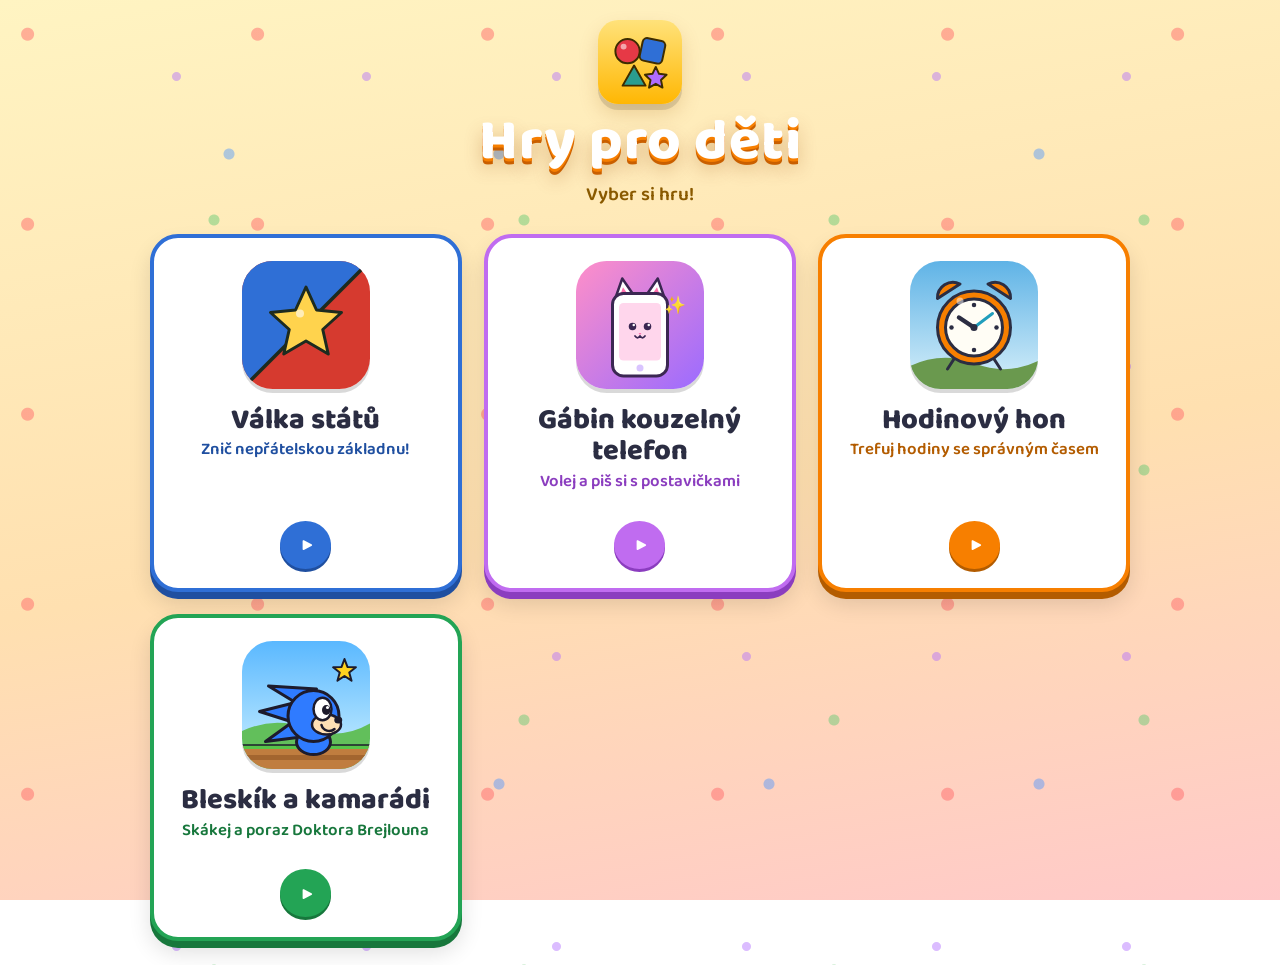
<file: index.html>
<!doctype html>
<html lang="cs">
<head>
  <meta charset="utf-8">
  <meta name="viewport" content="width=device-width, initial-scale=1, viewport-fit=cover">
  <meta name="theme-color" content="#ffe9a8">
  <meta name="apple-mobile-web-app-capable" content="yes">
  <meta name="mobile-web-app-capable" content="yes">
  <meta name="apple-mobile-web-app-title" content="Hry">
  <title>Hry pro děti</title>
  <link rel="icon" href="icon.svg" type="image/svg+xml">
  <link rel="apple-touch-icon" href="apple-touch-icon.png">
  <link rel="manifest" href="manifest.webmanifest">
  <link rel="preconnect" href="https://fonts.googleapis.com">
  <link rel="preconnect" href="https://fonts.gstatic.com" crossorigin>
  <link href="https://fonts.googleapis.com/css2?family=Baloo+2:wght@600;800&display=swap" rel="stylesheet">
  <style>
    :root {
      --ink: #2b2d42;
      --font: 'Baloo 2', 'Comic Sans MS', 'Chalkboard SE', system-ui, sans-serif;
    }
    * { box-sizing: border-box; }
    html { -webkit-text-size-adjust: 100%; }
    body {
      margin: 0; min-height: 100dvh; color: var(--ink); font-family: var(--font);
      background:
        radial-gradient(circle at 12% 18%, rgba(255,107,107,.5) 0 6px, transparent 7px) 0 0 / 230px 190px,
        radial-gradient(circle at 70% 40%, rgba(77,150,255,.45) 0 5px, transparent 6px) 40px 70px / 270px 210px,
        radial-gradient(circle at 40% 80%, rgba(107,203,119,.5) 0 5px, transparent 6px) 90px 20px / 310px 250px,
        radial-gradient(circle at 85% 85%, rgba(176,108,255,.45) 0 4px, transparent 5px) 15px 120px / 190px 290px,
        linear-gradient(170deg, #fff4c2 0%, #ffe0b0 55%, #ffc9c9 100%) fixed;
      padding: max(1.25rem, env(safe-area-inset-top)) max(1rem, env(safe-area-inset-right))
               max(1.5rem, env(safe-area-inset-bottom)) max(1rem, env(safe-area-inset-left));
      -webkit-user-select: none; user-select: none;
      -webkit-tap-highlight-color: transparent;
    }
    main { max-width: 980px; margin: 0 auto; }

    header { display: flex; flex-direction: column; align-items: center; margin: 0 0 1.5rem; }
    header img {
      width: 84px; height: 84px; border-radius: 24%;
      box-shadow: 0 6px 0 rgba(0,0,0,.12), 0 10px 20px rgba(160,90,0,.2);
      animation: bob 3s ease-in-out infinite;
    }
    h1 {
      margin: .6rem 0 0; font-size: clamp(2.4rem, 10vw, 3.6rem); font-weight: 800; line-height: 1;
      color: #fff; letter-spacing: .5px;
      text-shadow: 0 3px 0 #f77f00, 0 6px 0 #c95f00, 0 10px 18px rgba(150,70,0,.3);
    }
    .sub { margin: .5rem 0 0; font-size: 1.2rem; font-weight: 600; color: #8a5a00; }

    ul { list-style: none; padding: 0; margin: 0; display: grid; gap: 1rem; }
    li { display: grid; animation: popIn .45s cubic-bezier(.2,1.4,.4,1) backwards; }
    li:nth-child(2) { animation-delay: .08s; }
    li:nth-child(3) { animation-delay: .16s; }
    li:nth-child(4) { animation-delay: .24s; }
    li:nth-child(5) { animation-delay: .32s; }

    .game {
      --c: #2f6fd6; --c-dark: #1f4fa0; --c-soft: #e6efff;
      display: flex; align-items: center; gap: 1rem;
      padding: .9rem 1.1rem .9rem .9rem; min-height: 112px;
      background: #fff; border: 4px solid var(--c); border-radius: 28px;
      box-shadow: 0 7px 0 var(--c-dark), 0 12px 22px rgba(0,0,0,.12);
      text-decoration: none; color: var(--ink);
      touch-action: manipulation; -webkit-touch-callout: none;
      transition: transform .1s, box-shadow .1s;
    }
    .game img {
      width: 88px; height: 88px; flex: none; border-radius: 24%;
      box-shadow: 0 4px 0 rgba(0,0,0,.15);
      transition: transform .2s;
    }
    .game .text { display: flex; flex-direction: column; min-width: 0; }
    .game b { font-size: clamp(1.45rem, 6vw, 1.8rem); font-weight: 800; line-height: 1.1; }
    .game span { margin-top: .25rem; font-size: 1.05rem; font-weight: 600; line-height: 1.2; color: var(--c-dark); }
    .game::after {
      content: "▶"; margin-left: auto; flex: none; display: grid; place-items: center;
      width: 48px; height: 48px; border-radius: 50%; font-size: 1.2rem; padding-left: 3px;
      background: var(--c); color: #fff; box-shadow: 0 3px 0 var(--c-dark);
    }
    .game:active { transform: translateY(6px); box-shadow: 0 1px 0 var(--c-dark), 0 3px 8px rgba(0,0,0,.12); background: var(--c-soft); }
    .game:focus-visible { outline: 5px solid var(--ink); outline-offset: 4px; }
    @media (hover: hover) {
      .game:hover { background: var(--c-soft); }
      .game:hover img { transform: rotate(-6deg) scale(1.06); }
    }

    .valka   { --c: #2f6fd6; --c-dark: #1f4fa0; --c-soft: #e6efff; }
    .gabi    { --c: #c06cf0; --c-dark: #8b3dbf; --c-soft: #f6e8ff; }
    .hodiny  { --c: #f77f00; --c-dark: #b35c00; --c-soft: #fff0dc; }
    .bleskik { --c: #23a455; --c-dark: #17773c; --c-soft: #e3f8e9; }

    /* Wider screens: tiles with the icon on top */
    @media (min-width: 700px) {
      ul { grid-template-columns: repeat(auto-fill, minmax(260px, 1fr)); gap: 1.4rem; }
      .game { flex-direction: column; text-align: center; padding: 1.4rem 1.2rem 1.2rem; }
      .game img { width: 128px; height: 128px; }
      .game .text { align-items: center; }
      .game::after { margin: auto 0 0; }
      .game .text { margin-bottom: .8rem; }
    }

    @keyframes bob { 0%,100% { transform: translateY(0) rotate(-3deg); } 50% { transform: translateY(-6px) rotate(3deg); } }
    @keyframes popIn { from { opacity: 0; transform: scale(.85) translateY(12px); } }
    @media (prefers-reduced-motion: reduce) {
      header img, li { animation: none; }
      .game, .game img { transition: none; }
    }
  </style>
</head>
<body>
  <main>
    <header>
      <img src="icon.svg" alt="">
      <h1>Hry pro děti</h1>
      <p class="sub">Vyber si hru!</p>
    </header>
    <ul>
      <li><a class="game valka" href="valka-statu/">
        <img src="valka-statu/icon.svg" alt="">
        <div class="text"><b>Válka států</b><span>Znič nepřátelskou základnu!</span></div>
      </a></li>
      <li><a class="game gabi" href="gabiny-telefon/">
        <img src="gabiny-telefon/icon.svg" alt="">
        <div class="text"><b>Gábin kouzelný telefon</b><span>Volej a piš si s postavičkami</span></div>
      </a></li>
      <li><a class="game hodiny" href="hodiny/">
        <img src="hodiny/icon.svg" alt="">
        <div class="text"><b>Hodinový hon</b><span>Trefuj hodiny se správným časem</span></div>
      </a></li>
      <li><a class="game bleskik" href="bleskik/">
        <img src="bleskik/icon.svg" alt="">
        <div class="text"><b>Bleskík a kamarádi</b><span>Skákej a poraz Doktora Brejlouna</span></div>
      </a></li>
    </ul>
  </main>
</body>
</html>
</file>
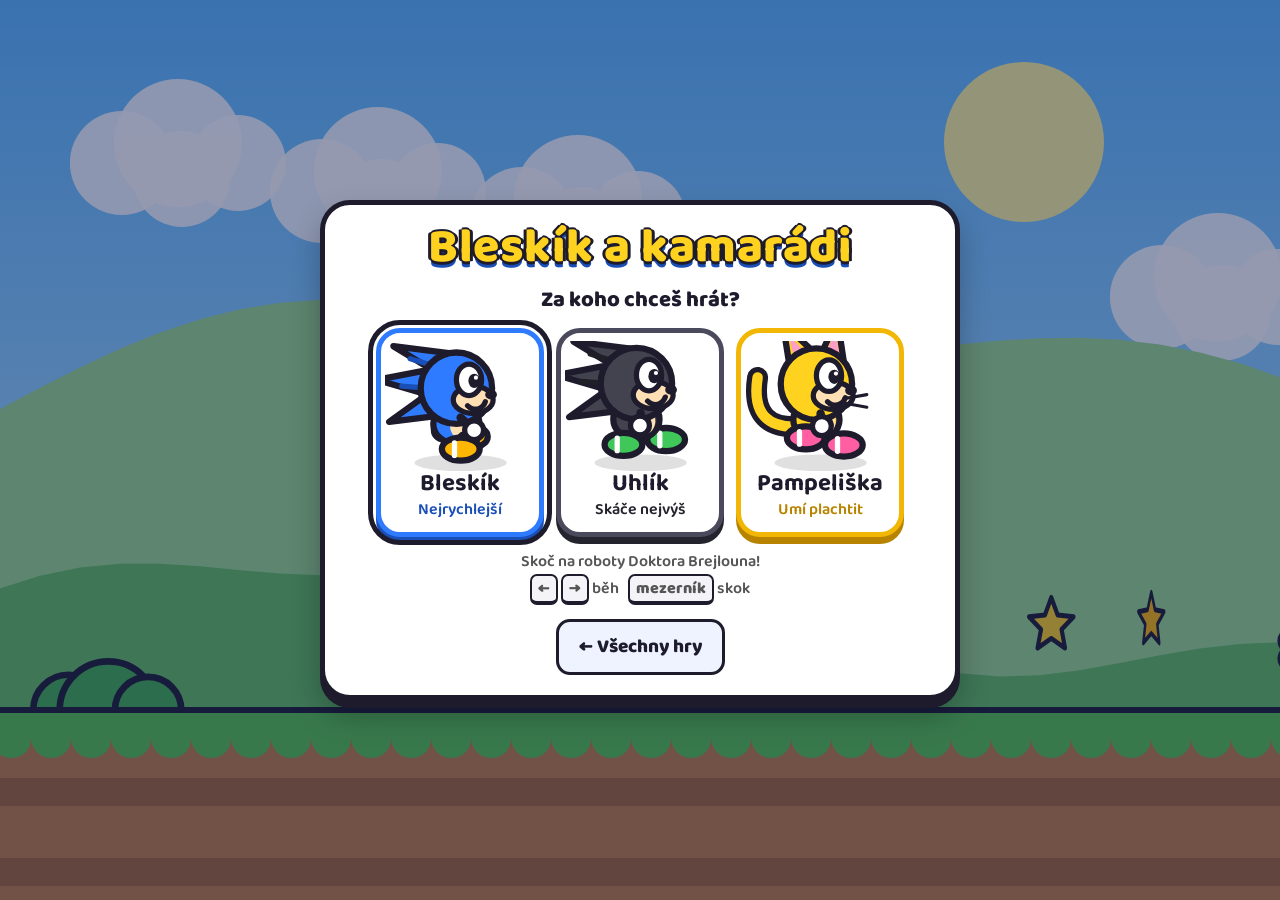
<file: bleskik/index.html>
<!doctype html>
<html lang="cs">
<head>
<meta charset="utf-8">
<meta name="viewport" content="width=device-width, initial-scale=1, viewport-fit=cover">
<title>Bleskík a kamarádi</title>
<meta name="theme-color" content="#2f7bff">
<meta name="mobile-web-app-capable" content="yes">
<meta name="apple-mobile-web-app-capable" content="yes">
<link rel="icon" href="icon.svg" type="image/svg+xml">
<link rel="apple-touch-icon" href="apple-touch-icon.png">
<link rel="manifest" href="manifest.webmanifest">
<link rel="preconnect" href="https://fonts.googleapis.com">
<link rel="preconnect" href="https://fonts.gstatic.com" crossorigin>
<link href="https://fonts.googleapis.com/css2?family=Baloo+2:wght@600;800&display=swap" rel="stylesheet">
<link rel="stylesheet" href="css/style.css?v=1">
</head>
<body>
<canvas id="game"></canvas>

<div id="hud" class="hidden">
  <div class="hud-left">
    <div class="pill" id="hearts" aria-label="Životy"></div>
    <div class="pill">⭐ <b id="starCount">0</b></div>
  </div>
  <div class="pill lvl" id="levelName"></div>
  <button id="btnPause" aria-label="Pauza">⏸</button>
</div>

<div id="touch" aria-hidden="true">
  <div id="padLR"><div class="tbtn" data-d="-1">◀</div><div class="tbtn" data-d="1">▶</div></div>
  <div id="padJump" class="tbtn">▲</div>
</div>

<div id="banner"></div>

<section id="menu" class="overlay">
  <div class="panel">
    <h1>Bleskík a kamarádi</h1>
    <p class="ask">Za koho chceš hrát?</p>
    <div class="cards">
      <button class="card" data-hero="0" data-focus><canvas width="150" height="130"></canvas><b>Bleskík</b><span>Nejrychlejší</span></button>
      <button class="card" data-hero="1"><canvas width="150" height="130"></canvas><b>Uhlík</b><span>Skáče nejvýš</span></button>
      <button class="card" data-hero="2"><canvas width="150" height="130"></canvas><b>Pampeliška</b><span>Umí plachtit</span></button>
    </div>
    <p class="keys">Skoč na roboty Doktora Brejlouna!<br><kbd>←</kbd> <kbd>→</kbd> běh &nbsp; <kbd>mezerník</kbd> skok</p>
    <p class="rotate">Otoč telefon na šířku 📱↻</p>
    <a class="allgames" href="../">← Všechny hry</a>
  </div>
</section>

<section id="pause" class="overlay hidden">
  <div class="panel">
    <h2>Pauza</h2>
    <button class="big" id="btnResume" data-focus>▶ Hrát dál</button>
    <button class="big alt" id="btnSound">🔊 Zvuk zapnutý</button>
    <button class="big alt" id="btnChoose">Vybrat postavičku</button>
    <a class="allgames" href="../">← Všechny hry</a>
  </div>
</section>

<section id="end" class="overlay hidden">
  <div class="panel">
    <h2 id="endTitle"></h2>
    <canvas id="endPic" width="220" height="130"></canvas>
    <p id="endText"></p>
    <button class="big" id="endPrimary" data-focus></button>
    <button class="big alt" id="endChoose">Vybrat postavičku</button>
    <a class="allgames" href="../">← Všechny hry</a>
  </div>
</section>

<script src="js/game.js?v=1"></script>
</body>
</html>
</file>
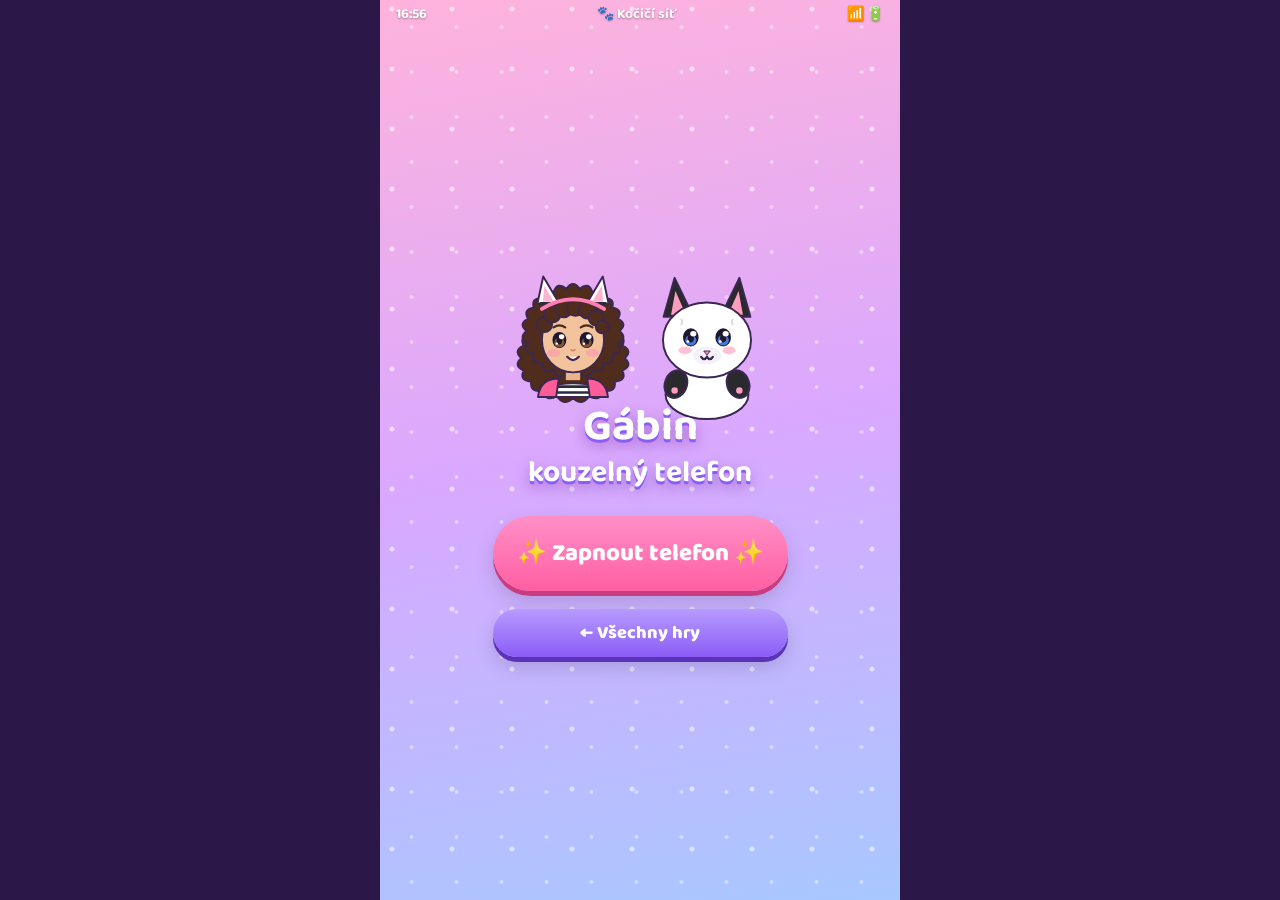
<file: gabiny-telefon/index.html>
<!doctype html>
<html lang="cs">
<head>
  <meta charset="utf-8">
  <meta name="viewport" content="width=device-width, initial-scale=1, maximum-scale=1, user-scalable=no, viewport-fit=cover">
  <meta name="theme-color" content="#b06cff">
  <meta name="mobile-web-app-capable" content="yes">
  <meta name="apple-mobile-web-app-capable" content="yes">
  <title>Gábin kouzelný telefon</title>
  <link rel="manifest" href="manifest.webmanifest">
  <link rel="icon" href="icon.svg" type="image/svg+xml">
  <link rel="apple-touch-icon" href="apple-touch-icon.png">
  <link rel="preconnect" href="https://fonts.googleapis.com">
  <link rel="preconnect" href="https://fonts.gstatic.com" crossorigin>
  <link href="https://fonts.googleapis.com/css2?family=Baloo+2:wght@500;700;800&display=swap" rel="stylesheet">
  <link rel="stylesheet" href="css/style.css?v=11">
</head>
<body>
  <div id="phone">
    <div id="statusbar">
      <span id="clock">12:00</span>
      <span class="sb-mid">🐾 Kočičí síť</span>
      <span class="sb-right">📶 🔋</span>
    </div>

    <!-- Úvodní obrazovka (odemkne zvuk) -->
    <section id="splash" class="screen active">
      <div class="splash-inner">
        <div class="splash-chars"><div data-art="gabi"></div><div data-art="pandy"></div></div>
        <h1>Gábin<br><span>kouzelný telefon</span></h1>
        <button id="btn-start" class="big-btn">✨ Zapnout telefon ✨</button>
        <a class="big-btn alt all-games" href="../">← Všechny hry</a>
      </div>
    </section>

    <!-- Domovská obrazovka -->
    <section id="home" class="screen">
      <button class="profile-chip" id="profile-chip" aria-label="Můj profil">
        <span class="pc-avatar" id="pc-avatar">🐱</span>
        <span class="pc-text" id="pc-text">Jak se jmenuješ?</span>
        <span class="pc-edit">✏️</span>
      </button>
      <div class="widget">
        <div class="widget-chars">
          <button class="wchar" data-say="gabi"><div data-art="gabi"></div><span>Gábi</span></button>
          <div class="widget-bubble" id="home-bubble">Ahoj! Na co máš chuť?</div>
          <button class="wchar" data-say="pandy"><div data-art="pandy"></div><span>Pandy</span></button>
        </div>
      </div>
      <div class="apps">
        <button class="app" data-go="games"><div class="app-icon ic-games">🃏</div><span>Hry</span></button>
        <button class="app" data-go="chats"><div class="app-icon ic-msg">💬<b class="badge" id="badge-msg"></b></div><span>Zprávy</span></button>
        <button class="app" data-go="contacts"><div class="app-icon ic-call">📞</div><span>Volání</span></button>
      </div>
      <button class="parent-btn" id="btn-info" aria-label="Pro rodiče">⚙️</button>
      <a class="games-home-btn" href="../" aria-label="Všechny hry">🏠</a>
    </section>

    <!-- Kontakty -->
    <section id="contacts" class="screen">
      <header class="topbar"><button class="back" data-back>‹</button><h2>Volání</h2></header>
      <div class="list" id="contact-list"></div>
    </section>

    <!-- Hovor -->
    <section id="call" class="screen">
      <div class="call-bg" id="call-bg"></div>
      <div class="call-top">
        <div class="call-name" id="call-name"></div>
        <div class="call-status" id="call-status"></div>
      </div>
      <div class="call-stage" id="call-stage">
        <div class="call-char" id="call-char"></div>
        <div class="call-prop" id="call-prop"></div>
      </div>
      <div class="bubbles">
        <div class="bubble char-bubble" id="char-bubble"></div>
        <div class="bubble kid-bubble" id="kid-bubble"></div>
      </div>
      <div class="quick" id="call-quick"></div>
      <div class="call-controls">
        <button class="ctl ctl-mic" id="btn-mic" aria-label="Mluvit">🎤</button>
        <button class="ctl ctl-hang" id="btn-hang" aria-label="Zavěsit">📞</button>
      </div>
      <div class="mic-hint" id="mic-hint"></div>
    </section>

    <!-- Příchozí hovor -->
    <section id="incoming" class="screen">
      <div class="incoming-inner">
        <div class="incoming-label">Volá ti…</div>
        <div class="incoming-avatar" id="incoming-avatar"></div>
        <div class="incoming-name" id="incoming-name"></div>
        <div class="incoming-btns">
          <button class="ctl ctl-hang" id="btn-decline">📞</button>
          <button class="ctl ctl-accept" id="btn-accept">📞</button>
        </div>
      </div>
    </section>

    <!-- Seznam zpráv -->
    <section id="chats" class="screen">
      <header class="topbar"><button class="back" data-back>‹</button><h2>Zprávy</h2></header>
      <div class="list" id="chat-list"></div>
    </section>

    <!-- Konverzace -->
    <section id="chat" class="screen">
      <header class="topbar chat-top">
        <button class="back" data-back>‹</button>
        <div class="chat-who"><div class="mini-avatar" id="chat-avatar"></div><h2 id="chat-name"></h2></div>
        <button class="topbtn" id="chat-call" aria-label="Zavolat">📞</button>
        <button class="topbtn" id="chat-video" aria-label="Videohovor">🎥</button>
      </header>
      <div class="msgs" id="msgs"></div>
      <div class="stickers" id="stickers"></div>
      <form class="composer" id="composer">
        <button type="button" class="cbtn" id="chat-mic" aria-label="Diktovat">🎤</button>
        <input id="chat-input" type="text" autocomplete="off" placeholder="Napiš zprávu…" enterkeyhint="send">
        <button type="submit" class="cbtn send" aria-label="Odeslat">➤</button>
      </form>
    </section>

    <!-- Hry -->
    <section id="games" class="screen">
      <header class="topbar"><button class="back" data-back>‹</button><h2>Hry</h2></header>
      <div class="game-list">
        <button class="game-card" data-go="pexeso">
          <div class="gc-pic">🃏<div data-art="gabi" class="gc-gabi"></div></div>
          <div class="gc-text"><b>Gábino pexeso</b><span>Najdi dvojice obrázků!</span></div>
        </button>
        <button class="game-card" data-go="bubliny">
          <div class="gc-pic gc-sea">🫧<div data-art="rybocka" class="gc-gabi"></div></div>
          <div class="gc-text"><b>Bubliny s Rybočkou</b><span>Praskej barevné bublinky!</span></div>
        </button>
        <button class="game-card" data-go="peceni">
          <div class="gc-pic gc-bake">🧁<div data-art="dorte" class="gc-gabi"></div></div>
          <div class="gc-text"><b>Pečení s Dortě</b><span>Upeč a ozdob dort!</span></div>
        </button>
      </div>
    </section>

    <!-- Pexeso -->
    <section id="pexeso" class="screen">
      <header class="topbar"><button class="back" data-back>‹</button><h2>Gábino pexeso</h2><div class="px-stats" id="px-stats"></div></header>
      <div class="px-setup" id="px-setup">
        <p>Kolik kartiček?</p>
        <button class="big-btn px-size" data-pairs="3">🐣 6 kartiček</button>
        <button class="big-btn px-size" data-pairs="6">🐱 12 kartiček</button>
        <button class="big-btn px-size" data-pairs="8">🦁 16 kartiček</button>
        <button class="big-btn px-size" data-pairs="10">🦄 20 kartiček</button>
      </div>
      <div class="px-board" id="px-board"></div>
      <div class="px-win" id="px-win">
        <div class="px-win-card">
          <div class="px-win-art" data-art="gabi"></div>
          <h3>Hurá! Máš to!</h3>
          <div class="px-stars" id="px-stars"></div>
          <p id="px-win-text"></p>
          <button class="big-btn" id="px-again">🔁 Hrát znovu</button>
          <button class="big-btn alt" id="px-other">🃏 Jiná velikost</button>
        </div>
      </div>
    </section>

    <!-- Bubliny s Rybočkou -->
    <section id="bubliny" class="screen">
      <header class="topbar"><button class="back" data-back>‹</button><h2>Bubliny</h2><div class="px-stats" id="bb-stats"></div></header>
      <div class="bb-setup" id="bb-setup">
        <div class="bb-setup-art" id="bb-setup-art" data-art="rybocka"></div>
        <button class="big-btn bb-mode" data-mode="free">🫧 Praskej bublinky</button>
        <button class="big-btn bb-mode alt" data-mode="color">🎨 Hledej barvičky</button>
        <button class="big-btn bb-mode sea" data-mode="animal">🐠 Najdi zvířátko</button>
      </div>
      <div class="bb-sea" id="bb-sea">
        <div class="bb-weed w1"></div><div class="bb-weed w2"></div><div class="bb-weed w3"></div>
        <button class="bb-target" id="bb-target" aria-label="Co hledáme"></button>
        <button class="bb-ryba" id="bb-ryba" data-art="rybocka" aria-label="Rybočka"></button>
      </div>
      <div class="px-win" id="bb-win">
        <div class="px-win-card">
          <div class="px-win-art" id="bb-win-art" data-art="rybocka"></div>
          <h3>Blub blub! Hurá!</h3>
          <div class="px-stars">🫧🫧🫧</div>
          <p id="bb-win-text"></p>
          <button class="big-btn" id="bb-again">🔁 Hrát znovu</button>
          <button class="big-btn alt" id="bb-other">🫧 Jiná hra</button>
        </div>
      </div>
    </section>

    <!-- Pečení s Dortě -->
    <section id="peceni" class="screen">
      <header class="topbar"><button class="back" data-back>‹</button><h2>Pečení</h2><div class="bk-steps" id="bk-steps"></div></header>
      <div class="bk-stage" id="bk-stage">
        <div class="bk-host">
          <button class="bk-dorte" id="bk-dorte" data-art="dorte" aria-label="Dortě"></button>
          <div class="bk-bubble" id="bk-bubble"></div>
        </div>
        <div class="bk-area" id="bk-area"></div>
        <div class="bk-tray" id="bk-tray"></div>
        <button class="big-btn bk-done" id="bk-done">✅ Hotovo!</button>
      </div>
      <div class="px-win" id="bk-win">
        <div class="px-win-card">
          <div class="bk-win-row">
            <div class="bk-win-cake bk-cake" id="bk-win-cake"></div>
            <div class="px-win-art bk-win-art" id="bk-win-art" data-art="dorte"></div>
          </div>
          <h3>Mňam mňam!</h3>
          <p>To je ale nádherný dort!</p>
          <button class="big-btn" id="bk-again">🧁 Péct znovu</button>
          <button class="big-btn alt" data-back>🃏 Jiná hra</button>
        </div>
      </div>
    </section>

    <!-- Pro rodiče -->
    <div class="info" id="info">
      <div class="info-card">
        <h3>Pro rodiče</h3>
        <ul id="info-list"></ul>
        <label class="row"><input type="checkbox" id="opt-incoming"> Postavičky občas samy zavolají</label>
        <label class="row"><input type="checkbox" id="opt-readmsg"> Číst zprávy nahlas</label>
        <button class="big-btn alt" id="btn-forget">Zapomenout jméno dítěte</button>
        <button class="big-btn" id="btn-info-close">Hotovo</button>
      </div>
    </div>

    <!-- Profil dítěte -->
    <div class="info" id="profile">
      <div class="info-card profile-card">
        <h3>Můj profil</h3>
        <div class="pf-preview">
          <div class="pf-avatar" id="pf-avatar">🐱</div>
          <div class="pf-name" id="pf-preview-name"></div>
        </div>
        <p class="pf-label">Vyber si obrázek:</p>
        <div class="pf-avatars" id="pf-avatars"></div>
        <p class="pf-label">Jak se jmenuješ?</p>
        <div class="pf-name-row">
          <input id="pf-name" type="text" maxlength="14" autocomplete="off" autocapitalize="words" placeholder="Tvoje jméno" enterkeyhint="done">
          <button type="button" class="cbtn" id="pf-mic" aria-label="Říct jméno">🎤</button>
        </div>
        <button class="big-btn" id="pf-save">✅ Hotovo</button>
        <button class="big-btn alt" id="pf-cancel">Zpět</button>
      </div>
    </div>

    <div id="confetti"></div>
  </div>

  <script src="js/art.js?v=11"></script>
  <script src="js/audio.js?v=11"></script>
  <script src="js/characters.js?v=11"></script>
  <script src="js/brain.js?v=11"></script>
  <script src="js/pexeso.js?v=11"></script>
  <script src="js/gamekit.js?v=11"></script>
  <script src="js/bubbles.js?v=11"></script>
  <script src="js/baking.js?v=11"></script>
  <script src="js/app.js?v=11"></script>
</body>
</html>
</file>
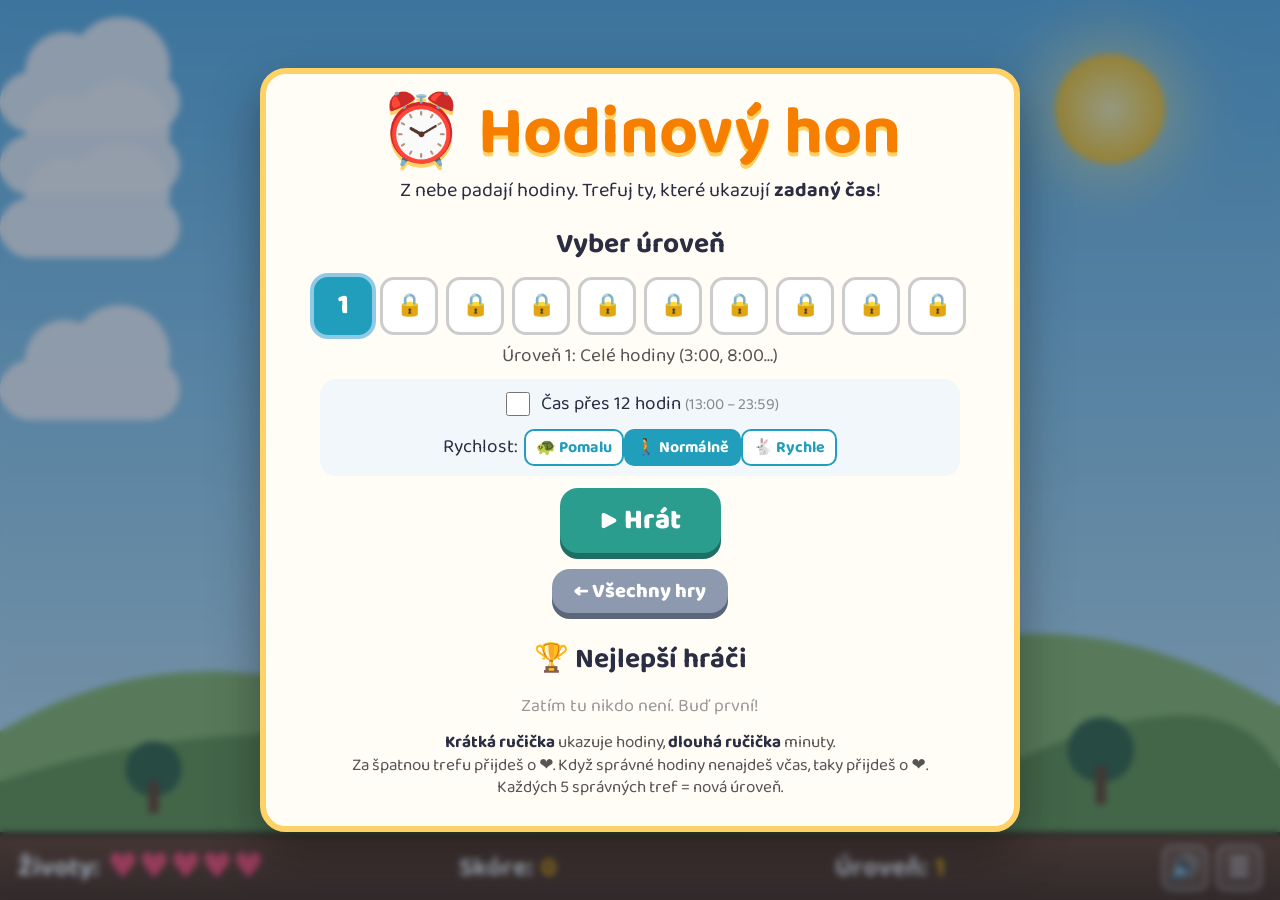
<file: hodiny/index.html>
<!DOCTYPE html>
<html lang="cs">
<head>
<meta charset="UTF-8">
<meta name="viewport" content="width=device-width, initial-scale=1, user-scalable=no, viewport-fit=cover">
<title>Hodinový hon</title>
<meta name="theme-color" content="#5fb3e6">
<meta name="mobile-web-app-capable" content="yes">
<meta name="apple-mobile-web-app-capable" content="yes">
<link rel="icon" href="icon.svg" type="image/svg+xml">
<link rel="apple-touch-icon" href="apple-touch-icon.png">
<link rel="manifest" href="manifest.webmanifest">
<link rel="preconnect" href="https://fonts.googleapis.com">
<link href="https://fonts.googleapis.com/css2?family=Baloo+2:wght@500;700;800&family=Orbitron:wght@700&display=swap" rel="stylesheet">
<link rel="stylesheet" href="css/style.css">
</head>
<body>
<div id="game">
  <div id="sky">
    <div class="sun"></div>
    <div class="cloud" style="top:8%;  animation-duration:70s; animation-delay:-10s; --s:1"></div>
    <div class="cloud" style="top:22%; animation-duration:95s; animation-delay:-55s; --s:.7"></div>
    <div class="cloud" style="top:40%; animation-duration:120s; animation-delay:-30s; --s:.5"></div>
    <div class="cloud" style="top:15%; animation-duration:85s; animation-delay:-70s; --s:.85"></div>
    <svg id="hills" viewBox="0 0 1000 200" preserveAspectRatio="none">
      <path d="M0 120 Q150 30 320 110 T650 90 T1000 100 V200 H0Z" fill="#90be6d"/>
      <path d="M0 160 Q200 90 420 150 T800 140 T1000 150 V200 H0Z" fill="#6a994e"/>
      <g fill="#386641">
        <circle cx="120" cy="150" r="22"/><rect x="116" y="160" width="8" height="25" fill="#6b4226"/>
        <circle cx="860" cy="135" r="26"/><rect x="856" y="148" width="8" height="30" fill="#6b4226"/>
        <circle cx="560" cy="160" r="18"/><rect x="557" y="168" width="7" height="22" fill="#6b4226"/>
      </g>
    </svg>
  </div>

  <div id="field"></div>

  <div id="task">
    <div class="label">Úkol:</div>
    <div id="taskTime">--:--</div>
    <div id="taskBar"><div id="taskBarFill"></div></div>
  </div>

  <div id="hud">
    <div class="grp">Životy: <span id="hearts"></span></div>
    <div class="grp">Skóre: <span id="scoreVal">0</span> <span id="combo"></span></div>
    <div class="grp">Úroveň: <span id="levelVal">1</span></div>
    <div class="grp">
      <button class="iconbtn" id="soundBtn" title="Zvuk">🔊</button>
      <button class="iconbtn" id="menuBtn" title="Menu (Esc)">☰</button>
    </div>
  </div>

  <!-- Úvodní obrazovka -->
  <div class="screen show" id="startScreen">
    <div class="card">
      <h1>⏰ Hodinový hon</h1>
      <div class="subtitle">Z nebe padají hodiny. Trefuj ty, které ukazují <b>zadaný čas</b>!</div>
      <h2>Vyber úroveň</h2>
      <div class="levels" id="levelPicker"></div>
      <div class="lvlDesc" id="levelDesc"></div>
      <div class="settings">
        <label class="toggle"><input type="checkbox" id="h24Toggle"> <span>Čas přes 12 hodin <small>(13:00 – 23:59)</small></span></label>
        <div class="speedPick"><span>Rychlost:</span> <span id="speedPicker"></span></div>
      </div>
      <button class="btn" id="playBtn">▶ Hrát</button><br>
      <a class="btn grey small" href="../">← Všechny hry</a>
      <div class="row" style="margin-top:10px">
        <div>
          <h2>🏆 Nejlepší hráči</h2>
          <div id="boardStart"></div>
        </div>
      </div>
      <div class="help">
        <b>Krátká ručička</b> ukazuje hodiny, <b>dlouhá ručička</b> minuty.<br>
        <span id="help24">Odpoledne se hodiny počítají dál: <b>13:00</b> je <b>1</b> hodina, <b>19:30</b> je půl <b>osmé</b>.<br></span>
        Za špatnou trefu přijdeš o ❤. Když správné hodiny nenajdeš včas, taky přijdeš o ❤.<br>
        Každých 5 správných tref = nová úroveň.
      </div>
    </div>
  </div>

  <!-- Pauza -->
  <div class="screen" id="pauseScreen">
    <div class="card" style="max-width:420px">
      <h1>Pauza</h1>
      <div style="margin-top:18px">
        <button class="btn" id="resumeBtn">▶ Pokračovat</button><br>
        <button class="btn grey" id="quitBtn">Ukončit hru</button>
      </div>
    </div>
  </div>

  <!-- Konec hry -->
  <div class="screen" id="overScreen">
    <div class="card" style="max-width:560px">
      <h1>Konec hry</h1>
      <div class="subtitle">Došly ti životy. Získal(a) jsi:</div>
      <div class="bigscore" id="finalScore">0</div>
      <div class="subtitle" id="finalInfo"></div>
      <div id="saveBox">
        <input id="nameInput" maxlength="16" placeholder="Tvoje jméno">
        <button class="btn small orange" id="saveBtn">Uložit</button>
      </div>
      <div id="boardOver" style="margin-top:8px"></div>
      <div style="margin-top:10px">
        <button class="btn" id="againBtn">↻ Hrát znovu</button>
        <button class="btn grey" id="toMenuBtn">Menu</button>
        <a class="btn grey small" href="../">← Všechny hry</a>
      </div>
    </div>
  </div>
</div>

<script src="js/config.js"></script>
<script src="js/sound.js"></script>
<script src="js/clock.js"></script>
<script src="js/game.js"></script>
<script src="js/ui.js"></script>
</body>
</html>
</file>
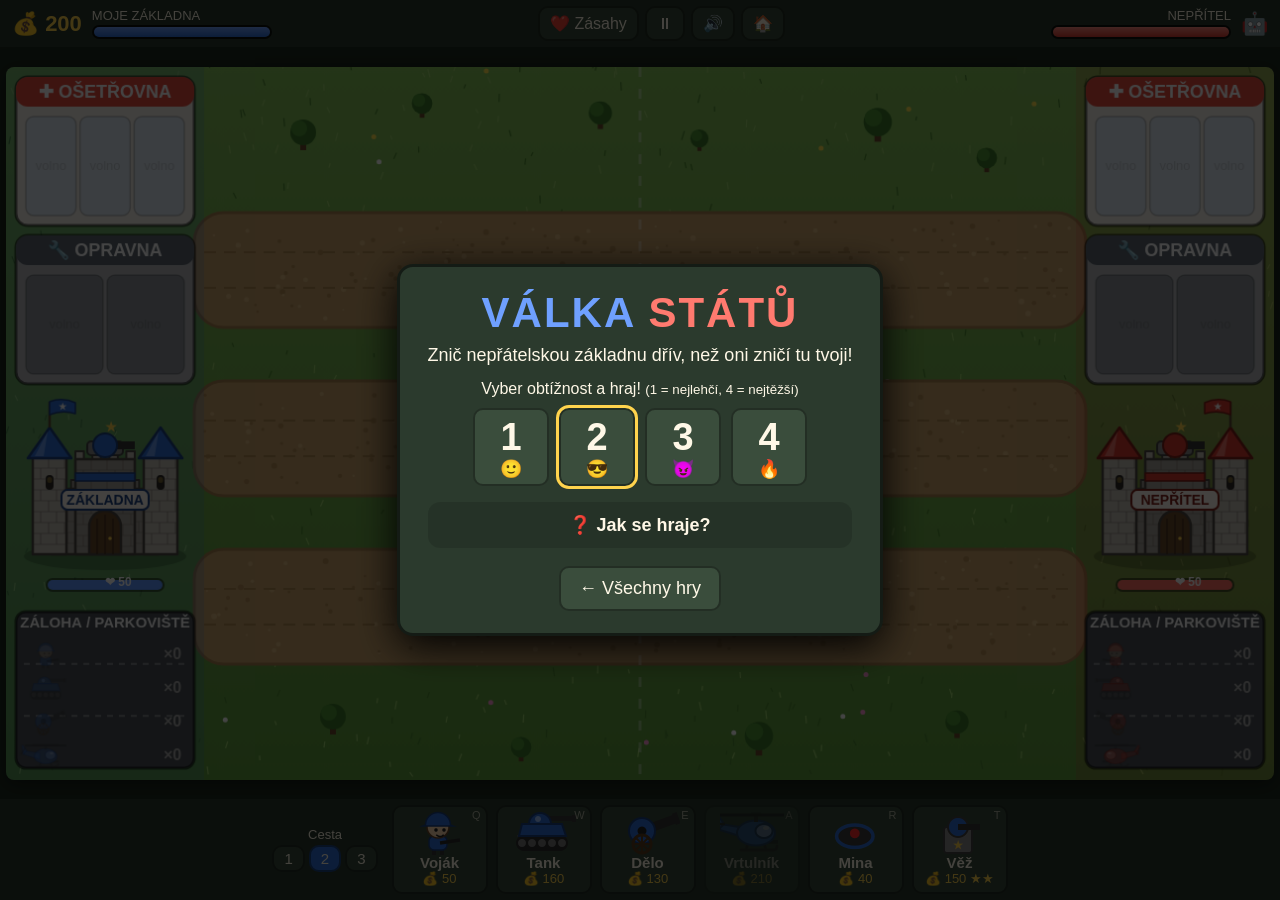
<file: valka-statu/index.html>
<!doctype html>
<html lang="cs">
<head>
<meta charset="utf-8">
<meta name="viewport" content="width=device-width,initial-scale=1">
<title>Válka států</title>
<meta name="theme-color" content="#1d2b1f">
<meta name="mobile-web-app-capable" content="yes">
<meta name="apple-mobile-web-app-capable" content="yes">
<link rel="icon" href="icon.svg" type="image/svg+xml">
<link rel="apple-touch-icon" href="apple-touch-icon.png">
<link rel="manifest" href="manifest.webmanifest">
<link rel="stylesheet" href="css/style.css">
</head>
<body>
<div id="app">
  <div id="top">
    <div class="side">
      <div class="money">💰 <span id="money">0</span></div>
      <div class="hpwrap">MOJE ZÁKLADNA <div class="bar blue"><i id="hp0"></i></div></div>
    </div>
    <div class="center">
      <button id="btnHearts" title="Ukáž, kolik kdo vydrží zásahů">❤️ Zásahy</button>
      <button id="btnPause" title="Pauza (mezerník)">⏸</button>
      <button id="btnSound" title="Zvuk">🔊</button>
      <button id="btnMenu" title="Nová hra">🏠</button>
    </div>
    <div class="side enemy">
      <div class="money" style="color:#ffb0a8">🤖</div>
      <div class="hpwrap" style="text-align:right">NEPŘÍTEL <div class="bar red"><i id="hp1"></i></div></div>
    </div>
  </div>
  <div id="stage"><canvas id="game" width="1280" height="720"></canvas></div>
  <div id="bottom">
    <div class="lanes">Cesta
      <div><button data-lane="0">1</button><button data-lane="1">2</button><button data-lane="2">3</button></div>
    </div>
    <button class="card" data-t="vojak"><kbd>Q</kbd><canvas width="128" height="88"></canvas><b>Voják</b><span class="cost"></span></button>
    <button class="card" data-t="tank"><kbd>W</kbd><canvas width="128" height="88"></canvas><b>Tank</b><span class="cost"></span></button>
    <button class="card" data-t="delo"><kbd>E</kbd><canvas width="128" height="88"></canvas><b>Dělo</b><span class="cost"></span></button>
    <button class="card" data-t="vrtulnik"><kbd>A</kbd><canvas width="128" height="88"></canvas><b>Vrtulník</b><span class="cost"></span></button>
    <button class="card" data-t="mina"><kbd>R</kbd><canvas width="128" height="88"></canvas><b>Mina</b><span class="cost"></span></button>
    <button class="card" data-t="vez"><kbd>T</kbd><canvas width="128" height="88"></canvas><b>Věž</b><span class="cost"></span></button>
  </div>
</div>

<div id="hearts" class="hide"><div class="box">
  <b>❤️ Kolik kdo vydrží zásahů</b>
  <table id="heartsTable"></table>
  <small>Klikni na tabulku a zmizí. Srdíčka nad vojáky zůstanou, dokud znovu neklikneš na ❤️.</small>
</div></div>

<div id="overlay"><div class="box" id="ovBox"></div></div>

<script src="js/config.js"></script>
<script src="js/state.js"></script>
<script src="js/audio.js"></script>
<script src="js/sprites.js"></script>
<script src="js/game.js"></script>
<script src="js/ai.js"></script>
<script src="js/render.js"></script>
<script src="js/ui.js"></script>
<script src="js/input.js"></script>
<script src="js/main.js"></script>
</body>
</html>
</file>
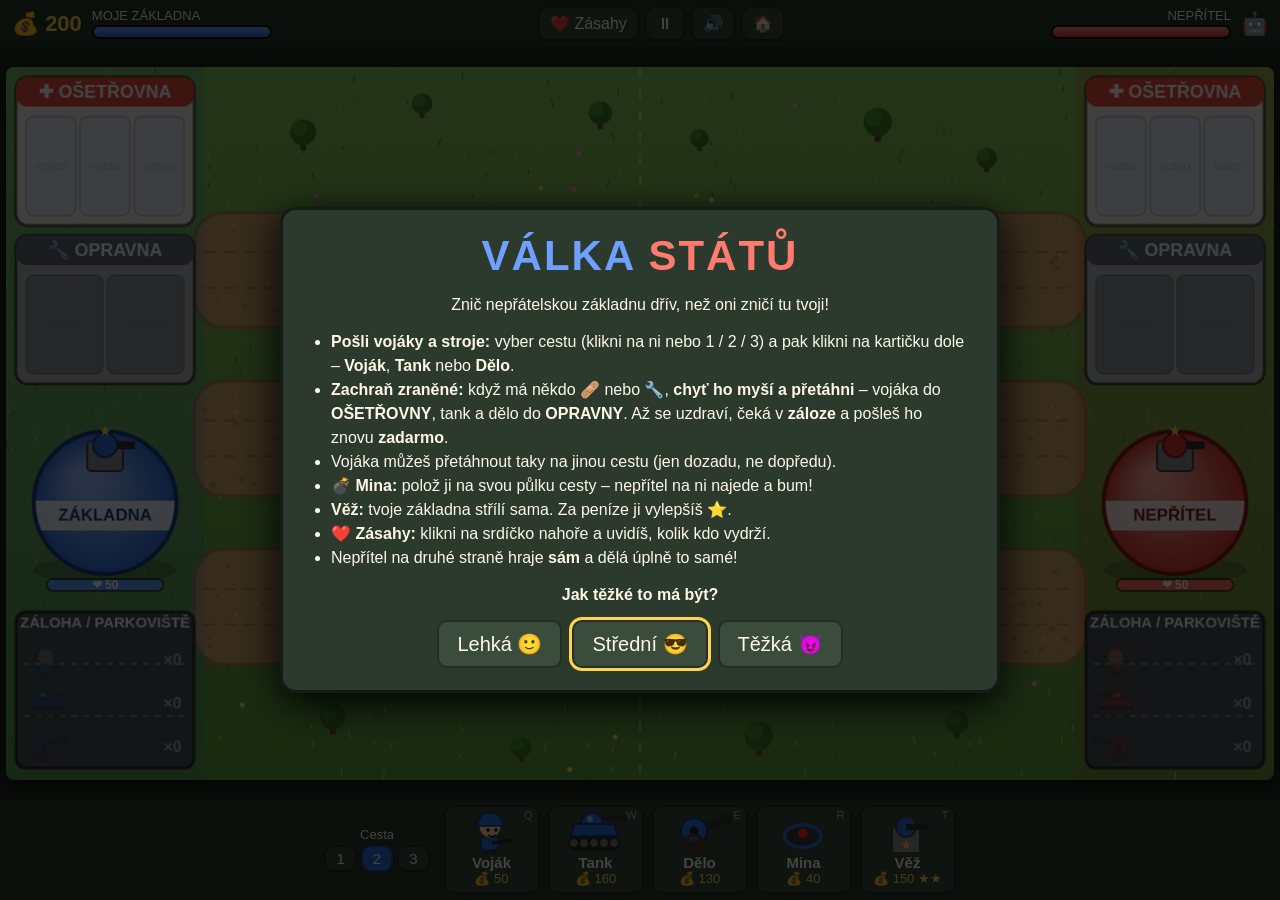
<file: valka_statu/index.html>
<!doctype html>
<html lang="cs">
<head>
<meta charset="utf-8">
<meta name="viewport" content="width=device-width,initial-scale=1">
<title>Válka států</title>
<link rel="stylesheet" href="css/style.css">
</head>
<body>
<div id="app">
  <div id="top">
    <div class="side">
      <div class="money">💰 <span id="money">0</span></div>
      <div class="hpwrap">MOJE ZÁKLADNA <div class="bar blue"><i id="hp0"></i></div></div>
    </div>
    <div class="center">
      <button id="btnHearts" title="Ukáž, kolik kdo vydrží zásahů">❤️ Zásahy</button>
      <button id="btnPause" title="Pauza (mezerník)">⏸</button>
      <button id="btnSound" title="Zvuk">🔊</button>
      <button id="btnMenu" title="Nová hra">🏠</button>
    </div>
    <div class="side enemy">
      <div class="money" style="color:#ffb0a8">🤖</div>
      <div class="hpwrap" style="text-align:right">NEPŘÍTEL <div class="bar red"><i id="hp1"></i></div></div>
    </div>
  </div>
  <div id="stage"><canvas id="game" width="1280" height="720"></canvas></div>
  <div id="bottom">
    <div class="lanes">Cesta
      <div><button data-lane="0">1</button><button data-lane="1">2</button><button data-lane="2">3</button></div>
    </div>
    <button class="card" data-t="vojak"><kbd>Q</kbd><canvas width="128" height="88"></canvas><b>Voják</b><span class="cost"></span></button>
    <button class="card" data-t="tank"><kbd>W</kbd><canvas width="128" height="88"></canvas><b>Tank</b><span class="cost"></span></button>
    <button class="card" data-t="delo"><kbd>E</kbd><canvas width="128" height="88"></canvas><b>Dělo</b><span class="cost"></span></button>
    <button class="card" data-t="mina"><kbd>R</kbd><canvas width="128" height="88"></canvas><b>Mina</b><span class="cost"></span></button>
    <button class="card" data-t="vez"><kbd>T</kbd><canvas width="128" height="88"></canvas><b>Věž</b><span class="cost"></span></button>
  </div>
</div>

<div id="hearts" class="hide"><div class="box">
  <b>❤️ Kolik kdo vydrží zásahů</b>
  <table id="heartsTable"></table>
  <small>Klikni na tabulku a zmizí. Srdíčka nad vojáky zůstanou, dokud znovu neklikneš na ❤️.</small>
</div></div>

<div id="overlay"><div class="box" id="ovBox"></div></div>

<script src="js/config.js"></script>
<script src="js/state.js"></script>
<script src="js/audio.js"></script>
<script src="js/sprites.js"></script>
<script src="js/game.js"></script>
<script src="js/ai.js"></script>
<script src="js/render.js"></script>
<script src="js/ui.js"></script>
<script src="js/input.js"></script>
<script src="js/main.js"></script>
</body>
</html>
</file>
<file: bleskik/css/style.css>
:root{--ink:#1d1b2c;--blue:#2f7bff;--blue-dark:#1a4fb8;--font:'Baloo 2','Comic Sans MS','Chalkboard SE',system-ui,sans-serif}
*{box-sizing:border-box}
html,body{margin:0;height:100%;overflow:hidden;background:#6ec6ff;color:var(--ink);font-family:var(--font);
  touch-action:none;-webkit-user-select:none;user-select:none;-webkit-touch-callout:none;-webkit-tap-highlight-color:transparent;-webkit-text-size-adjust:100%}
#game{position:fixed;inset:0;display:block}
.hidden{display:none!important}

/* HUD */
#hud{position:fixed;top:0;left:0;right:0;display:flex;align-items:flex-start;justify-content:space-between;gap:8px;pointer-events:none;
  padding:max(8px,env(safe-area-inset-top)) max(10px,env(safe-area-inset-right)) 0 max(10px,env(safe-area-inset-left))}
.hud-left{display:flex;gap:8px;flex-wrap:wrap}
.pill{background:rgba(255,255,255,.88);border:3px solid var(--ink);border-radius:999px;padding:0 14px;font-weight:800;font-size:22px;line-height:40px;white-space:nowrap}
.pill.lvl{font-size:18px}
#btnPause{pointer-events:auto;width:64px;height:64px;flex:none;border-radius:50%;border:4px solid var(--ink);background:#fff;font-size:26px;
  box-shadow:0 4px 0 var(--ink);color:var(--ink);font-family:var(--font);touch-action:manipulation;cursor:pointer}
#btnPause:active{transform:translateY(3px);box-shadow:0 1px 0 var(--ink)}
@media (max-width:640px){.pill.lvl{display:none}}

/* Touch controls */
#touch{display:none}
body.touch.playing #touch{display:block}
.tbtn{display:grid;place-items:center;width:92px;height:92px;border-radius:50%;background:rgba(255,255,255,.5);border:4px solid rgba(29,27,44,.65);
  font-size:38px;color:var(--ink);box-shadow:0 4px 0 rgba(29,27,44,.4)}
.tbtn.on{background:rgba(255,210,31,.92);transform:translateY(3px);box-shadow:0 1px 0 rgba(29,27,44,.4)}
#padLR{position:fixed;left:max(14px,env(safe-area-inset-left));bottom:max(14px,env(safe-area-inset-bottom));display:flex;gap:14px;padding:6px;touch-action:none}
#padJump{position:fixed;right:max(18px,env(safe-area-inset-right));bottom:max(18px,env(safe-area-inset-bottom));width:110px;height:110px;font-size:46px;
  background:rgba(255,140,40,.6);touch-action:none}
#padJump.on{background:rgba(255,210,31,.95)}

/* Banner */
#banner{position:fixed;left:50%;top:22%;transform:translateX(-50%);pointer-events:none;opacity:0;white-space:nowrap;
  font-size:clamp(26px,6vw,48px);font-weight:800;color:#fff;text-shadow:0 3px 0 var(--ink),0 -2px 0 var(--ink),3px 0 0 var(--ink),-3px 0 0 var(--ink),0 8px 14px rgba(0,0,0,.3)}
#banner.show{animation:banner 2.6s ease-out forwards}
@keyframes banner{0%{opacity:0;transform:translate(-50%,20px) scale(.7)}12%{opacity:1;transform:translate(-50%,0) scale(1.08)}20%{transform:translate(-50%,0) scale(1)}80%{opacity:1}100%{opacity:0}}

/* Overlays */
.overlay{position:fixed;inset:0;display:flex;align-items:center;justify-content:center;overflow:auto;background:rgba(18,30,80,.45);
  padding:max(12px,env(safe-area-inset-top)) max(12px,env(safe-area-inset-right)) max(12px,env(safe-area-inset-bottom)) max(12px,env(safe-area-inset-left));touch-action:pan-y}
.panel{margin:auto;background:#fff;border:5px solid var(--ink);border-radius:30px;box-shadow:0 8px 0 var(--ink),0 16px 30px rgba(0,0,0,.25);
  padding:18px 22px 20px;text-align:center;max-width:640px;width:100%;display:flex;flex-direction:column;align-items:center}
h1,h2{margin:0;font-weight:800;line-height:1.05;color:#fff;letter-spacing:.5px;
  text-shadow:0 3px 0 var(--ink),0 -2px 0 var(--ink),3px 0 0 var(--ink),-3px 0 0 var(--ink),0 6px 0 var(--blue-dark)}
h1{font-size:clamp(32px,7vw,48px);color:#ffd21f}
h2{font-size:clamp(30px,6vw,42px);color:#ffd21f}
.ask{margin:8px 0 10px;font-size:22px;font-weight:800}
.cards{display:flex;gap:12px;justify-content:center;flex-wrap:wrap}
.card{--c:#2f7bff;--cd:#1a4fb8;display:flex;flex-direction:column;align-items:center;width:168px;padding:8px 6px 10px;background:#fff;border:5px solid var(--c);border-radius:24px;
  box-shadow:0 7px 0 var(--cd);font-family:var(--font);color:var(--ink);cursor:pointer;touch-action:manipulation;transition:transform .1s}
.card[data-hero="1"]{--c:#4a4a5c;--cd:#24242e}
.card[data-hero="2"]{--c:#f2b705;--cd:#b88400}
.card canvas{width:150px;height:130px}
.card b{font-size:24px;line-height:1.1}
.card span{font-size:16px;font-weight:600;color:var(--cd)}
.card:active{transform:translateY(5px);box-shadow:0 2px 0 var(--cd)}
.card:focus-visible{outline:5px solid var(--ink);outline-offset:3px}
@media (hover:hover){.card:hover{transform:translateY(-3px) rotate(-1.5deg)}}
.keys{margin:12px 0 0;font-size:16px;font-weight:600;color:#555}
kbd{display:inline-block;border:2px solid var(--ink);border-bottom-width:4px;border-radius:7px;padding:0 6px;font-family:var(--font);font-weight:800;background:#f3f3f8}
body.touch .keys kbd,body.touch .keys br{display:none}
body.touch .keys{font-size:0}
body.touch .keys::before{content:"Skoč na roboty Doktora Brejlouna!";font-size:18px}
.rotate{display:none;margin:8px 0 0;font-size:18px;font-weight:800;color:var(--blue-dark)}
@media (orientation:portrait){body.touch .rotate{display:block}}
.big{display:block;min-width:240px;min-height:64px;margin:8px 0 0;padding:6px 22px;font-family:var(--font);font-size:24px;font-weight:800;color:#fff;
  background:var(--blue);border:4px solid var(--ink);border-radius:20px;box-shadow:0 6px 0 var(--ink);cursor:pointer;touch-action:manipulation}
.big.alt{background:#fff;color:var(--ink);font-size:20px;min-height:64px}
.big:active{transform:translateY(4px);box-shadow:0 2px 0 var(--ink)}
.big:focus-visible{outline:5px solid #ffd21f;outline-offset:3px}
#endPic{width:220px;height:130px;margin-top:6px}
#endText{margin:4px 0 4px;font-size:22px;font-weight:800}
.allgames{display:inline-block;margin-top:14px;padding:10px 20px;font-size:19px;font-weight:800;color:var(--ink);background:#eef3ff;border:3px solid var(--ink);
  border-radius:14px;text-decoration:none;touch-action:manipulation}
.allgames:active{background:#d7e3ff}

@media (max-height:520px){
  .panel{padding:10px 16px 12px}
  h1{font-size:30px}h2{font-size:28px}
  .ask{margin:4px 0 6px;font-size:18px}
  .card{width:140px;padding:4px 4px 6px}
  .card canvas{width:112px;height:97px}
  .card b{font-size:20px}.card span{font-size:14px}
  .keys{margin-top:6px}
  .allgames{margin-top:8px;padding:6px 16px}
  #endPic{height:90px;width:152px}
  .big{min-height:52px;font-size:20px;margin-top:6px}
  .big.alt{min-height:46px;font-size:17px}
}
</file>
<file: gabiny-telefon/css/style.css>
:root {
  --pink: #ff6fae;
  --purple: #8b5cf6;
  --lilac: #e9d5ff;
  --ink: #3b2752;
  --white: #fff;
  --green: #22c55e;
  --red: #ef4444;
  --radius: 24px;
  --font: 'Baloo 2', 'Nunito', system-ui, -apple-system, 'Segoe UI', Roboto, sans-serif;
}

* { box-sizing: border-box; -webkit-tap-highlight-color: transparent; }
html, body { margin: 0; height: 100%; overflow: hidden; overscroll-behavior: none; }
body {
  font-family: var(--font); color: var(--ink); background: #2b1748;
  user-select: none; -webkit-user-select: none; touch-action: manipulation;
}
button { font-family: inherit; color: inherit; border: 0; background: none; cursor: pointer; padding: 0; }
button:active { transform: scale(.95); }

#phone {
  position: relative; height: 100dvh; width: 100%; max-width: 520px; margin: 0 auto; overflow: hidden;
  background:
    radial-gradient(circle at 20% 15%, rgba(255,255,255,.55) 0 2px, transparent 3px) 0 0/60px 60px,
    radial-gradient(circle at 70% 60%, rgba(255,255,255,.4) 0 1.5px, transparent 2.5px) 0 0/45px 45px,
    linear-gradient(170deg, #ffb3dc 0%, #d9a8ff 50%, #a8c8ff 100%);
}

#statusbar {
  position: absolute; top: 0; left: 0; right: 0; z-index: 50; height: calc(28px + env(safe-area-inset-top));
  padding: env(safe-area-inset-top) 16px 0; display: flex; align-items: center; justify-content: space-between;
  font-size: 14px; font-weight: 700; color: #fff; text-shadow: 0 1px 2px rgba(0,0,0,.35); pointer-events: none;
}
.sb-mid { opacity: .9; }

.screen {
  position: absolute; inset: 0; padding-top: calc(28px + env(safe-area-inset-top));
  padding-bottom: env(safe-area-inset-bottom);
  display: none; flex-direction: column; animation: screenIn .25s ease-out;
}
.screen.active { display: flex; }
@keyframes screenIn { from { opacity: 0; transform: scale(.97); } to { opacity: 1; transform: none; } }

.char-svg { width: 100%; height: 100%; display: block; overflow: visible; }

/* --- Úvod --- */
#splash { align-items: center; justify-content: center; text-align: center; }
.splash-inner { padding: 16px; }
.splash-chars { display: flex; justify-content: center; gap: 4px; }
.splash-chars > div { width: 130px; height: 136px; animation: bob 2.4s ease-in-out infinite; }
.splash-chars > div:last-child { animation-delay: -1.2s; }
h1 { margin: 10px 0 26px; font-size: 44px; line-height: .95; color: #fff; text-shadow: 0 3px 0 var(--purple), 0 6px 14px rgba(80,0,120,.35); }
h1 span { font-size: 30px; }
.big-btn {
  display: block; width: 100%; max-width: 340px; margin: 10px auto; padding: 14px 20px; border-radius: 999px;
  background: linear-gradient(180deg, #ff8fc8, #ff5fa2); color: #fff; font-size: 22px; font-weight: 800;
  box-shadow: 0 5px 0 #c93d7f, 0 10px 20px rgba(0,0,0,.15);
}
.big-btn.alt { background: linear-gradient(180deg, #b79bff, #8b5cf6); box-shadow: 0 5px 0 #5b33b8, 0 10px 20px rgba(0,0,0,.15); }
#btn-start { font-size: 24px; padding: 18px 24px; animation: pulse 1.6s ease-in-out infinite; }

@keyframes bob { 0%,100% { transform: translateY(0); } 50% { transform: translateY(-8px); } }
@keyframes pulse { 0%,100% { transform: scale(1); } 50% { transform: scale(1.05); } }

/* --- Domů --- */
#home { padding-left: 16px; padding-right: 16px; }
.widget {
  margin-top: 14px; background: rgba(255,255,255,.75); border-radius: 30px; padding: 12px 8px 8px;
  box-shadow: 0 8px 24px rgba(80,0,120,.15); backdrop-filter: blur(6px);
}
.widget-chars { display: flex; align-items: flex-end; justify-content: space-between; gap: 4px; }
.wchar { display: flex; flex-direction: column; align-items: center; width: 34%; font-weight: 800; font-size: 18px; }
.wchar > div { width: 100%; aspect-ratio: 200/210; }
.wchar.talk > div { animation: wiggle .4s ease-in-out 3; }
.widget-bubble {
  align-self: center; flex: 1; background: #fff; border-radius: 18px; padding: 8px 10px; font-weight: 700;
  font-size: 16px; text-align: center; box-shadow: 0 3px 0 #f0d6ff; line-height: 1.15;
}
.apps { flex: 1; display: grid; grid-template-columns: repeat(3, 1fr); gap: 12px; align-content: start; padding: 48px 0 50px; }
.app { display: flex; flex-direction: column; align-items: center; gap: 6px; font-weight: 800; font-size: 19px; color: #fff; text-shadow: 0 2px 3px rgba(60,0,90,.4); }
.app-icon {
  position: relative; width: 100%; max-width: 110px; aspect-ratio: 1; border-radius: 30%;
  display: grid; place-items: center; font-size: 54px; box-shadow: 0 6px 0 rgba(0,0,0,.15), 0 12px 20px rgba(80,0,120,.25);
}
.ic-games { background: linear-gradient(160deg, #ffd166, #ff9f43); }
.ic-msg { background: linear-gradient(160deg, #6ee7f9, #3b82f6); }
.ic-call { background: linear-gradient(160deg, #86efac, #16a34a); }
.badge {
  position: absolute; top: -6px; right: -6px; min-width: 30px; height: 30px; border-radius: 15px; background: var(--red);
  color: #fff; font-size: 18px; line-height: 30px; text-align: center; padding: 0 6px; border: 3px solid #fff; text-shadow: none;
}
.badge:empty { display: none; }
.parent-btn { position: absolute; right: 12px; bottom: calc(12px + env(safe-area-inset-bottom)); font-size: 22px; opacity: .45; padding: 8px; }

/* --- Horní lišta a seznamy --- */
.topbar {
  display: flex; align-items: center; gap: 8px; padding: 6px 10px; min-height: 60px;
  background: rgba(255,255,255,.8); box-shadow: 0 2px 10px rgba(80,0,120,.12); z-index: 2;
}
.topbar h2 { margin: 0; font-size: 26px; flex: 1; white-space: nowrap; overflow: hidden; text-overflow: ellipsis; }
.back { width: 48px; height: 48px; border-radius: 50%; font-size: 40px; line-height: 40px; font-weight: 800; background: var(--lilac); flex: none; }
.list { flex: 1; overflow-y: auto; padding: 12px 12px 30px; -webkit-overflow-scrolling: touch; }
.row-card {
  display: flex; align-items: center; gap: 12px; width: 100%; background: #fff; border-radius: var(--radius);
  padding: 8px 10px; margin-bottom: 10px; box-shadow: 0 4px 0 rgba(139,92,246,.18); text-align: left;
}
.avatar { width: 66px; height: 66px; border-radius: 50%; flex: none; overflow: hidden; display: grid; place-items: center; border: 3px solid #fff; box-shadow: 0 0 0 3px var(--c, var(--pink)); }
.avatar > svg { width: 120%; height: 120%; margin-top: 10%; }
.row-name { flex: 1; min-width: 0; }
.row-name b { display: block; font-size: 23px; line-height: 1.1; }
.row-name span { display: block; font-size: 15px; opacity: .65; white-space: nowrap; overflow: hidden; text-overflow: ellipsis; }
.call-btn { width: 56px; height: 56px; border-radius: 50%; font-size: 28px; flex: none; color: #fff; box-shadow: 0 4px 0 rgba(0,0,0,.15); }
.call-btn.voice { background: var(--green); }
.call-btn.video { background: #3b82f6; }
.row-card .badge { position: static; border: 0; flex: none; }

/* --- Hovor --- */
#call { background: var(--call-bg, #ffd6ec); color: var(--ink); overflow: hidden; }
#call.dark { color: #fff; }
.call-bg { position: absolute; inset: 0; pointer-events: none; overflow: hidden; }
.call-bg span { position: absolute; font-size: 34px; opacity: .55; animation: floaty 6s ease-in-out infinite; }
@keyframes floaty { 0%,100% { transform: translateY(0) rotate(-8deg); } 50% { transform: translateY(-22px) rotate(8deg); } }
.call-top { position: relative; text-align: center; padding: 8px 0 0; z-index: 2; }
.call-name { font-size: 34px; font-weight: 800; line-height: 1; }
.call-status { font-size: 17px; font-weight: 700; opacity: .75; min-height: 22px; }
.call-stage { position: relative; flex: 1; min-height: 0; display: flex; align-items: center; justify-content: center; z-index: 1; }
.call-char { width: min(78vw, 40dvh, 400px); aspect-ratio: 200/210; animation: bob 3s ease-in-out infinite; transition: transform .3s; }
.call-stage.dance .call-char { animation: dance .5s ease-in-out infinite; }
@keyframes dance { 0%,100% { transform: rotate(-7deg) translateY(0); } 50% { transform: rotate(7deg) translateY(-14px); } }
@keyframes wiggle { 0%,100% { transform: rotate(0); } 25% { transform: rotate(-6deg); } 75% { transform: rotate(6deg); } }
.call-prop { position: absolute; left: 50%; top: 50%; font-size: 96px; line-height: 1; opacity: 0; transform: translate(-50%, -50%) scale(.2); pointer-events: none; z-index: 3; filter: drop-shadow(0 6px 10px rgba(0,0,0,.25)); }
.call-prop.show { animation: propIn 2.6s ease-out forwards; }
/* emotikon "vyletí" od postavičky nahoru nad její hlavu a zmizí */
@keyframes propIn {
  0% { opacity: 0; transform: translate(-50%, -10%) scale(.2) rotate(-20deg); }
  18% { opacity: 1; transform: translate(-50%, -95%) scale(1.25) rotate(8deg); }
  28% { transform: translate(-50%, -100%) scale(1) rotate(0); }
  80% { opacity: 1; transform: translate(-50%, -125%) scale(1); }
  100% { opacity: 0; transform: translate(-50%, -150%) scale(.85); }
}

/* hlasový hovor: postavička v kolečku */
#call.voice .call-char { width: min(62vw, 40dvh, 300px); border-radius: 50%; background: rgba(255,255,255,.6); overflow: hidden; aspect-ratio: 1; box-shadow: 0 0 0 10px rgba(255,255,255,.35); }
#call.voice .call-char > svg { width: 115%; height: 115%; margin: 4% -7.5%; }
#call.voice.talking .call-char { animation: ringPulse 1s ease-out infinite; }
@keyframes ringPulse { 0% { box-shadow: 0 0 0 0 rgba(255,255,255,.7); } 100% { box-shadow: 0 0 0 26px rgba(255,255,255,0); } }
#call.voice .self-view, #call.voice .ctl-cam { display: none; }
#call.ringing .call-char { animation: ringPulse 1.2s ease-out infinite; }
#call.ringing .quick, #call.ringing .ctl-mic, #call.ringing .ctl-cam, #call.ringing .self-view, #call.ringing .bubbles { visibility: hidden; }

.self-view {
  position: absolute; z-index: 3; right: 12px; top: calc(36px + env(safe-area-inset-top)); width: 96px; height: 128px; border-radius: 16px;
  overflow: hidden; background: #fff8; border: 3px solid #fff; box-shadow: 0 4px 12px rgba(0,0,0,.2); display: grid; place-items: center;
}
.self-view video { width: 100%; height: 100%; object-fit: cover; transform: scaleX(-1); display: none; }
.self-view.on video { display: block; }
.self-view.on .self-fallback { display: none; }
.self-fallback { font-size: 50px; }
.self-view.off { opacity: .5; }

.bubbles { position: relative; z-index: 2; padding: 0 12px; min-height: 64px; display: flex; flex-direction: column; gap: 6px; }
.bubble {
  max-width: 94%; padding: 10px 18px; border-radius: 24px; font-size: clamp(21px, 5.6vw, 30px); font-weight: 700; line-height: 1.2;
  background: #fff; color: var(--ink); box-shadow: 0 3px 8px rgba(0,0,0,.12); display: none;
}
.bubble.show { display: block; animation: popIn .2s ease-out; }
.char-bubble { align-self: flex-start; border-bottom-left-radius: 6px; max-height: 28dvh; overflow-y: auto; }
.kid-bubble { align-self: flex-end; background: #dcf8c6; border-bottom-right-radius: 6px; }
.kid-bubble.interim { opacity: .6; }
@keyframes popIn { from { transform: scale(.8); opacity: 0; } to { transform: none; opacity: 1; } }

.quick { position: relative; z-index: 2; display: grid; grid-template-columns: repeat(4, 1fr); gap: 6px; padding: 8px 10px 2px; }
.qbtn {
  display: flex; flex-direction: column; align-items: center; justify-content: center; padding: 4px 2px; border-radius: 16px; min-width: 0;
  background: rgba(255,255,255,.9); color: var(--ink); font-size: 12.5px; font-weight: 800; line-height: 1.05; box-shadow: 0 3px 0 rgba(0,0,0,.12);
  white-space: nowrap; overflow: hidden;
}
.qbtn i { font-style: normal; font-size: 26px; line-height: 1.15; }
.call-controls { position: relative; z-index: 2; display: flex; justify-content: center; align-items: center; gap: 40px; padding: 8px 0 12px; }
.ctl { width: 68px; height: 68px; border-radius: 50%; font-size: 30px; background: rgba(255,255,255,.85); box-shadow: 0 4px 12px rgba(0,0,0,.2); }
.ctl-mic { width: 86px; height: 86px; font-size: 40px; background: #fff; }
.ctl-mic.listening { background: #ffe14d; animation: micPulse 1s ease-out infinite; }
.ctl-mic.hint { animation: pulse 1s ease-in-out infinite; box-shadow: 0 0 0 6px #ffe14d; }
@keyframes micPulse { 0% { box-shadow: 0 0 0 0 rgba(255,225,77,.9); } 100% { box-shadow: 0 0 0 24px rgba(255,225,77,0); } }
.ctl-hang { background: var(--red); color: #fff; }
.ctl-hang, #btn-hang { font-size: 32px; }
.ctl-hang { transform: rotate(135deg); }
.ctl-hang:active { transform: rotate(135deg) scale(.95); }
.ctl-accept { background: var(--green); color: #fff; animation: pulse 1s ease-in-out infinite; }
.ctl-cam.off { opacity: .5; }
.mic-hint { position: absolute; left: 0; right: 0; top: calc(100px + env(safe-area-inset-top)); text-align: center; font-size: 14px; font-weight: 700; opacity: .8; z-index: 2; pointer-events: none; }

/* --- Příchozí hovor --- */
#incoming { background: linear-gradient(170deg, #ff9fd2, #9f7bff); color: #fff; align-items: center; justify-content: center; text-align: center; }
.incoming-label { font-size: 24px; font-weight: 700; }
.incoming-avatar { width: 220px; height: 220px; margin: 16px auto; border-radius: 50%; background: rgba(255,255,255,.5); overflow: hidden; animation: ringPulse 1.1s ease-out infinite, wiggle .6s ease-in-out infinite; }
.incoming-avatar svg { width: 115%; height: 115%; margin: 4% -7.5%; }
.incoming-name { font-size: 44px; font-weight: 800; }
.incoming-btns { display: flex; gap: 90px; justify-content: center; margin-top: 50px; }
.incoming-btns .ctl { width: 84px; height: 84px; font-size: 38px; }

/* --- Zprávy --- */
.chat-top { gap: 6px; }
.chat-who { flex: 1; display: flex; align-items: center; gap: 8px; min-width: 0; }
.mini-avatar { width: 44px; height: 44px; border-radius: 50%; overflow: hidden; background: #fff; flex: none; box-shadow: 0 0 0 2px var(--c, var(--pink)); }
.mini-avatar svg { width: 120%; height: 120%; margin: 6% -10%; }
.topbtn { width: 46px; height: 46px; border-radius: 50%; font-size: 22px; background: var(--lilac); flex: none; }
.msgs { flex: 1; overflow-y: auto; padding: 12px; display: flex; flex-direction: column; gap: 8px; }
.msg {
  max-width: 82%; padding: 9px 14px; border-radius: 20px; font-size: 19px; font-weight: 600; line-height: 1.25;
  box-shadow: 0 2px 4px rgba(0,0,0,.08); animation: popIn .2s ease-out; word-wrap: break-word; user-select: text;
}
.msg.them { align-self: flex-start; background: #fff; border-bottom-left-radius: 6px; }
.msg.me { align-self: flex-end; background: #dcf8c6; border-bottom-right-radius: 6px; }
.msg.big { font-size: 46px; background: transparent; box-shadow: none; padding: 0 4px; }
.msg.them::after { content: ' 🔊'; font-size: 14px; opacity: .5; }
.msg.big::after { content: ''; }
.msg.speaking { box-shadow: 0 0 0 3px #ffe14d; }
.typing { align-self: flex-start; background: #fff; border-radius: 20px; padding: 12px 16px; display: flex; gap: 5px; }
.typing i { width: 9px; height: 9px; border-radius: 50%; background: #b9a3e3; animation: dot 1s infinite; }
.typing i:nth-child(2) { animation-delay: .15s; } .typing i:nth-child(3) { animation-delay: .3s; }
@keyframes dot { 0%,100% { transform: translateY(0); opacity: .5; } 50% { transform: translateY(-6px); opacity: 1; } }
.stickers { display: flex; gap: 4px; overflow-x: auto; padding: 6px 8px; background: rgba(255,255,255,.55); scrollbar-width: none; }
.stickers::-webkit-scrollbar { display: none; }
.stickers button { font-size: 32px; flex: none; width: 50px; height: 50px; border-radius: 14px; background: rgba(255,255,255,.8); }
.composer { display: flex; gap: 6px; padding: 8px; background: rgba(255,255,255,.85); }
.composer input { flex: 1; min-width: 0; border: 2px solid #e0cfff; border-radius: 999px; padding: 10px 16px; font: inherit; font-size: 18px; outline: none; }
.composer input:focus { border-color: var(--purple); }
.cbtn { width: 50px; height: 50px; border-radius: 50%; font-size: 24px; background: var(--lilac); flex: none; }
.cbtn.send { background: var(--purple); color: #fff; }
.cbtn.listening { background: #ffe14d; animation: micPulse 1s ease-out infinite; }

/* --- Hry --- */
.game-list { flex: 1; overflow-y: auto; padding: 14px; }
.game-card {
  display: flex; align-items: center; gap: 14px; width: 100%; padding: 14px; margin-bottom: 14px; border-radius: 28px; text-align: left;
  background: #fff; box-shadow: 0 6px 0 rgba(139,92,246,.25);
}
.game-card.soon { opacity: .55; filter: grayscale(.4); }
.gc-pic { position: relative; width: 96px; height: 96px; flex: none; border-radius: 22px; display: grid; place-items: center; font-size: 56px; background: linear-gradient(160deg, #ffd6ec, #e7c6ff); }
.gc-gabi { position: absolute; width: 60px; height: 63px; right: -12px; bottom: -10px; }
.gc-text b { display: block; font-size: 25px; line-height: 1.1; }
.gc-text span { font-size: 16px; opacity: .7; }

/* --- Pexeso --- */
.px-stats { font-weight: 800; font-size: 16px; text-align: right; white-space: nowrap; }
.px-setup { flex: 1; display: flex; flex-direction: column; justify-content: center; padding: 16px; text-align: center; }
.px-setup p { font-size: 28px; font-weight: 800; color: #fff; text-shadow: 0 2px 3px rgba(60,0,90,.4); margin: 0 0 8px; }
.px-board { flex: 1; display: none; align-content: center; justify-content: center; gap: 8px; padding: 10px; min-height: 0; }
.px-board.on { display: grid; }
.card { perspective: 600px; }
.card-in { position: relative; width: 100%; height: 100%; transition: transform .35s; transform-style: preserve-3d; }
.card.open .card-in, .card.done .card-in { transform: rotateY(180deg); }
.card-face {
  position: absolute; inset: 0; border-radius: 16px; backface-visibility: hidden; -webkit-backface-visibility: hidden;
  display: flex; flex-direction: column; align-items: center; justify-content: center; overflow: hidden;
  box-shadow: 0 4px 0 rgba(0,0,0,.15);
}
.card-back {
  background: radial-gradient(circle, rgba(255,255,255,.25) 0 18%, transparent 19%) 0 0/50% 50%, linear-gradient(160deg, #b26bff, #ff6fae);
  border: 4px solid #fff; color: #fff; font-size: calc(var(--cs) * .38);
}
.card-front { background: #fff; transform: rotateY(180deg); border: 4px solid #ffd1ea; }
.card-front .pic { width: 86%; height: 72%; display: grid; place-items: center; font-size: calc(var(--cs) * .48); line-height: 1; }
.card-front .pic svg { width: 100%; height: 100%; }
.card-front .lbl { font-size: clamp(10px, calc(var(--cs) * .12), 18px); font-weight: 800; line-height: 1; white-space: nowrap; }
.card.done .card-front { border-color: #7ee08a; animation: matched .5s ease-out; }
@keyframes matched { 50% { transform: rotateY(180deg) scale(1.12); } }
.px-win { position: absolute; inset: 0; z-index: 10; display: none; align-items: center; justify-content: center; background: rgba(60,20,100,.45); padding: 16px; }
.px-win.on { display: flex; }
.px-win-card { background: #fff; border-radius: 32px; padding: 16px 16px 8px; text-align: center; width: 100%; max-width: 380px; animation: popIn .3s ease-out; }
.px-win-art { width: 150px; height: 158px; margin: 0 auto; animation: dance .6s ease-in-out infinite; }
.px-win-card h3 { font-size: 34px; margin: 0; color: var(--pink); }
.px-stars { font-size: 44px; letter-spacing: 4px; }
.px-win-card p { font-size: 18px; font-weight: 700; margin: 0 0 6px; }

/* --- Konfety --- */
#confetti { position: absolute; inset: 0; pointer-events: none; z-index: 60; overflow: hidden; }
#confetti i { position: absolute; top: -20px; width: 10px; height: 16px; border-radius: 3px; animation: fall linear forwards; }
@keyframes fall { to { transform: translateY(110dvh) rotate(720deg); } }

/* --- Pro rodiče --- */
.info { position: absolute; inset: 0; z-index: 70; background: rgba(40,10,70,.55); display: none; align-items: center; justify-content: center; padding: 16px; }
.info.on { display: flex; }
.info-card { background: #fff; border-radius: 26px; padding: 16px; width: 100%; max-width: 420px; max-height: 90dvh; overflow-y: auto; font-size: 16px; }
.info-card h3 { margin: 0 0 6px; font-size: 26px; }
.info-card ul { padding-left: 18px; margin: 0 0 10px; line-height: 1.35; }
.info-card li { margin-bottom: 6px; }
.info-card .row { display: flex; gap: 10px; align-items: center; font-weight: 700; margin: 8px 0; }
.info-card .row input { width: 24px; height: 24px; }
.info-card .big-btn { font-size: 18px; padding: 10px; }
.voice-try { display: inline-block; margin: 3px 2px; padding: 4px 10px; border-radius: 999px; background: var(--lilac); font-weight: 700; font-size: 14px; }
.all-games { text-decoration: none; font-size: 18px; padding: 10px 20px; margin-top: 18px; }
.games-home-btn { position: absolute; left: 12px; bottom: calc(12px + env(safe-area-inset-bottom)); font-size: 22px; opacity: .45; padding: 8px; text-decoration: none; }

/* --- Profil dítěte --- */
.profile-chip {
  display: flex; align-items: center; gap: 10px; align-self: flex-start; margin-top: 10px; min-height: 56px;
  padding: 6px 16px 6px 6px; border-radius: 999px; background: rgba(255,255,255,.8);
  box-shadow: 0 4px 0 rgba(139,92,246,.2); font-weight: 800; font-size: 20px; max-width: 100%;
}
.pc-avatar { width: 46px; height: 46px; border-radius: 50%; background: var(--lilac); display: grid; place-items: center; font-size: 30px; flex: none; }
.pc-text { white-space: nowrap; overflow: hidden; text-overflow: ellipsis; }
.pc-edit { font-size: 18px; opacity: .7; flex: none; }
#home .widget { margin-top: 10px; }
#home .apps { padding-top: 32px; }
.profile-card { text-align: center; }
.pf-preview { display: flex; flex-direction: column; align-items: center; gap: 2px; margin: 4px 0 6px; }
.pf-avatar { width: 96px; height: 96px; border-radius: 50%; background: var(--lilac); display: grid; place-items: center; font-size: 62px; border: 4px solid #fff; box-shadow: 0 0 0 4px var(--pink); }
.pf-name { font-size: 26px; font-weight: 800; min-height: 1.2em; }
.pf-label { margin: 12px 0 6px; font-weight: 800; font-size: 19px; }
.pf-avatars { display: grid; grid-template-columns: repeat(5, 1fr); gap: 8px; }
.pf-avatars button { aspect-ratio: 1; border-radius: 50%; font-size: 34px; background: #f6efff; border: 3px solid transparent; }
.pf-avatars button.sel { border-color: var(--pink); background: #ffe3f1; }
.pf-name-row { display: flex; gap: 8px; align-items: center; }
.pf-name-row input {
  flex: 1; min-width: 0; border: 3px solid #e0cfff; border-radius: 999px; padding: 10px 16px; font: inherit;
  font-size: 22px; font-weight: 700; text-align: center; outline: none; color: var(--ink); user-select: text; -webkit-user-select: text;
}
.pf-name-row input:focus { border-color: var(--purple); }
.profile-card .big-btn { font-size: 20px; }

/* --- Karty nových her --- */
.gc-sea { background: linear-gradient(160deg, #b6f3ff, #6fc3f5); }
.gc-bake { background: linear-gradient(160deg, #fff0f6, #ffd9b0); }

/* --- Bubliny s Rybočkou --- */
.bb-setup { flex: 1; display: flex; flex-direction: column; justify-content: center; padding: 16px; text-align: center; }
.bb-setup-art { width: 170px; height: 178px; margin: 0 auto 6px; animation: bob 2.4s ease-in-out infinite; }
.big-btn.sea { background: linear-gradient(180deg, #5ee0d4, #1fa9a0); box-shadow: 0 5px 0 #127a73, 0 10px 20px rgba(0,0,0,.15); }
.bb-sea {
  position: relative; flex: 1; min-height: 0; overflow: hidden; display: none; touch-action: none;
  background:
    radial-gradient(ellipse at 50% -10%, rgba(255,255,255,.55), transparent 55%),
    linear-gradient(180deg, #8eeaff 0%, #3fb7ee 55%, #1d7fd1 100%);
}
.bb-sea.on { display: block; }
.bb-sea::after { /* písek */
  content: ''; position: absolute; left: -10%; right: -10%; bottom: -40px; height: 90px; border-radius: 50%;
  background: #ffe1a1; box-shadow: inset 0 6px 0 #ffd27a; pointer-events: none;
}
.bb-weed { position: absolute; bottom: 20px; width: 26px; border-radius: 20px 20px 0 0; background: #2fbf71; border: 3px solid #1b7d48; transform-origin: bottom; animation: sway 3s ease-in-out infinite; z-index: 1; pointer-events: none; }
.bb-weed.w1 { right: 14%; height: 110px; }
.bb-weed.w2 { right: 8%; height: 70px; animation-delay: -1s; }
.bb-weed.w3 { left: 42%; height: 60px; animation-delay: -2s; }
@keyframes sway { 0%,100% { transform: rotate(-6deg); } 50% { transform: rotate(6deg); } }
.bb-ryba { position: absolute; left: 4px; bottom: 6px; width: 120px; height: 126px; z-index: 2; animation: bob 2.6s ease-in-out infinite; }
.bb-target {
  position: absolute; top: 10px; left: 50%; transform: translateX(-50%); z-index: 5; display: none; align-items: center; gap: 10px;
  padding: 6px 20px 6px 8px; min-height: 68px; border-radius: 999px; background: rgba(255,255,255,.92);
  box-shadow: 0 4px 0 rgba(0,60,120,.25); font-size: 26px; font-weight: 800; white-space: nowrap;
}
.bb-target.on { display: flex; animation: popIn .3s ease-out; }
.bb-sample {
  --rgb: 191,244,255; width: 54px; height: 54px; border-radius: 50%; display: grid; place-items: center; font-style: normal;
  background: radial-gradient(circle at 32% 28%, #fff 0 9%, transparent 10%), radial-gradient(circle, rgba(var(--rgb),.6) 40%, rgba(var(--rgb),1) 100%);
  border: 3px solid rgba(var(--rgb),1);
}
.bb-sample b { font-size: 32px; }
.bubble-b {
  --rgb: 191,244,255; position: absolute; left: 0; top: 0; z-index: 3; border-radius: 50%; display: grid; place-items: center; pointer-events: none;
  background:
    radial-gradient(circle at 30% 27%, rgba(255,255,255,.95) 0 8%, rgba(255,255,255,.3) 9% 14%, transparent 15%),
    radial-gradient(circle, rgba(var(--rgb),.18) 45%, rgba(var(--rgb),.55) 80%, rgba(var(--rgb),.9) 100%);
  border: 3px solid rgba(255,255,255,.75); box-shadow: 0 0 0 2px rgba(var(--rgb),.6), inset 0 0 14px rgba(255,255,255,.4);
  will-change: transform;
}
.bubble-b.tint {
  background:
    radial-gradient(circle at 30% 27%, rgba(255,255,255,.95) 0 8%, rgba(255,255,255,.35) 9% 14%, transparent 15%),
    radial-gradient(circle, rgba(var(--rgb),.55) 35%, rgba(var(--rgb),.85) 75%, rgba(var(--rgb),1) 100%);
  border-color: rgba(255,255,255,.9); box-shadow: 0 0 0 3px rgba(var(--rgb),1), inset 0 0 12px rgba(255,255,255,.35);
}
.bubble-b b { line-height: 1; filter: drop-shadow(0 2px 2px rgba(0,0,0,.2)); }
.bubble-b.popping { transition: opacity .25s, scale .25s; scale: 1.45; opacity: 0; }
.bubble-b.nope b, .bubble-b.nope { animation: nope .4s ease-in-out; }
@keyframes nope { 0%,100% { rotate: 0deg; } 25% { rotate: -14deg; } 75% { rotate: 14deg; } }
.bb-drop { position: absolute; z-index: 4; width: 12px; height: 12px; margin: -6px 0 0 -6px; border-radius: 50%; pointer-events: none; animation: drop .55s ease-out forwards; border: 2px solid #fff; }
@keyframes drop { to { transform: translate(var(--dx), var(--dy)) scale(.3); opacity: 0; } }
.bb-free { position: absolute; z-index: 4; line-height: 1; pointer-events: none; transform: translate(-50%, -50%); animation: freeSwim 1.4s ease-out forwards; }
@keyframes freeSwim { 0% { transform: translate(-50%, -50%) scale(1); } 40% { transform: translate(-50%, -80%) scale(1.3) rotate(-10deg); } 100% { transform: translate(-50%, -260%) scale(.8); opacity: 0; } }

/* --- Pečení s Dortě --- */
.bk-steps { display: flex; gap: 2px; font-size: 20px; }
.bk-steps span { width: 32px; height: 32px; border-radius: 50%; display: grid; place-items: center; opacity: .35; }
.bk-steps span.now { opacity: 1; background: #ffe3f1; box-shadow: 0 0 0 2px var(--pink); }
.bk-steps span.ok { opacity: 1; color: var(--green); font-weight: 800; }
.bk-stage {
  position: relative; flex: 1; min-height: 0; display: flex; flex-direction: column; align-items: center; padding: 8px 12px 12px;
  background: linear-gradient(180deg, #fff3f8 0%, #ffe6cc 100%);
}
.bk-stage::before { /* kachličky v kuchyni */
  content: ''; position: absolute; inset: 0; pointer-events: none; opacity: .5;
  background: linear-gradient(90deg, rgba(255,143,200,.18) 1px, transparent 1px) 0 0/40px 40px, linear-gradient(rgba(255,143,200,.18) 1px, transparent 1px) 0 0/40px 40px;
}
.bk-host { position: relative; z-index: 2; display: flex; align-items: center; gap: 8px; width: 100%; }
.bk-dorte { width: 92px; height: 97px; flex: none; animation: bob 2.6s ease-in-out infinite; }
.bk-bubble {
  flex: 1; background: #fff; border-radius: 20px; border-bottom-left-radius: 6px; padding: 8px 14px; font-size: clamp(18px, 4.6vw, 24px);
  font-weight: 700; line-height: 1.15; box-shadow: 0 3px 8px rgba(0,0,0,.1); min-height: 48px;
}
.bk-bubble:empty { visibility: hidden; }
.bk-area { position: relative; z-index: 1; flex: 1; min-height: 0; width: 100%; display: flex; align-items: center; justify-content: center; }
.bk-area.choose { gap: 12px; }
.bk-choice {
  flex: 1; max-width: 220px; display: flex; flex-direction: column; align-items: center; padding: 10px; border-radius: 28px;
  background: #fff; box-shadow: 0 6px 0 rgba(255,111,174,.35); font-size: 22px; font-weight: 800;
}
.bk-choice svg { width: 100%; height: auto; }
.bk-bowl { position: relative; width: min(92%, 46dvh, 380px); touch-action: none; }
.bk-bowl svg { width: 100%; height: auto; display: block; }
.bk-bowl.splash { animation: wiggle .35s ease-in-out; }
.bk-spoon { position: absolute; left: 50%; top: 12%; margin-left: -30px; font-size: 64px; pointer-events: none; transition: transform .08s linear; }
.bk-meter { margin: 10px auto 0; width: 80%; height: 20px; border-radius: 10px; background: #fff; border: 3px solid #e8b5d2; overflow: hidden; }
.bk-meter i { display: block; height: 100%; width: 0; background: linear-gradient(90deg, #ffd166, #ff6fae); transition: width .1s; }
.bk-tray { position: relative; z-index: 2; width: 100%; display: flex; flex-wrap: wrap; justify-content: center; gap: 8px; padding: 6px 0 4px; min-height: 76px; }
.bk-item {
  width: 72px; height: 72px; border-radius: 22px; background: #fff; font-size: 44px; display: grid; place-items: center;
  box-shadow: 0 4px 0 rgba(255,111,174,.35);
}
.bk-item svg { width: 54px; height: 54px; }
.bk-item.want { box-shadow: 0 0 0 4px #ffd166, 0 4px 0 rgba(255,111,174,.35); }
.bk-item.nudge { animation: pulse .5s ease-in-out 2; }
.bk-item.nope { animation: wiggle .3s ease-in-out 2; }
.bk-item.used { visibility: hidden; }
.bk-fly { position: absolute; z-index: 40; transition: transform .5s ease-in, opacity .5s ease-in; pointer-events: none; }
.bk-oven {
  position: relative; width: min(80%, 40dvh, 320px); aspect-ratio: 1/1.05; border-radius: 26px; background: linear-gradient(180deg, #f2f2f7, #cfd3de);
  border: 5px solid var(--ink); box-shadow: 0 8px 0 rgba(0,0,0,.15); display: flex; flex-direction: column; padding: 10px;
}
.bk-knobs { display: flex; gap: 10px; align-items: center; height: 18%; padding: 0 6px; }
.bk-knobs i { width: 28px; height: 28px; border-radius: 50%; background: #fff; border: 4px solid var(--ink); }
.bk-timer { margin-left: auto; min-width: 56px; height: 40px; border-radius: 10px; background: #2b1748; color: #ffd166; font-size: 30px; font-weight: 800; display: grid; place-items: center; }
.bk-window { flex: 1; margin-top: 6px; border-radius: 18px; border: 5px solid var(--ink); background: #3a2b4f; display: grid; place-items: center; overflow: hidden; transition: background .6s; }
.bk-in { width: 82%; transition: transform .6s; }
.bk-in svg, .bk-cake svg { width: 100%; height: auto; display: block; }
.bk-in.risen { animation: popIn .5s ease-out; }
.bk-oven.hot .bk-window { background: radial-gradient(circle, #ffb347, #ff6a3d); animation: glow 1s ease-in-out infinite; }
.bk-oven.hot .bk-in { animation: bob 1s ease-in-out infinite; }
@keyframes glow { 50% { filter: brightness(1.2); } }
.bk-handle { height: 12px; margin: 8px 20% 0; border-radius: 6px; background: var(--ink); }
.bk-go { animation: pulse 1.4s ease-in-out infinite; margin: 0 auto; }
.bk-cake { position: relative; width: min(90%, 44dvh, 360px); container-type: inline-size; touch-action: none; }
.bk-cake.pour svg { animation: pour .45s ease-out; }
@keyframes pour { 0% { transform: scale(.94); } 60% { transform: scale(1.04); } }
.bk-tops { position: absolute; inset: 0; pointer-events: none; }
.bk-tops span { position: absolute; font-size: 12cqw; line-height: 1; transform: translate(-50%, -50%) rotate(var(--r)); animation: plopIn .25s ease-out; }
@keyframes plopIn { from { transform: translate(-50%, -140%) rotate(var(--r)) scale(1.6); opacity: 0; } }
.bk-cream { width: 72px; height: 72px; border-radius: 50%; background: var(--cc); border: 4px solid #fff; box-shadow: 0 0 0 3px var(--ink), 0 4px 0 3px rgba(0,0,0,.15); display: grid; place-items: center; }
.bk-cream span { font-size: 30px; }
.bk-cream.sel { transform: scale(1.12); box-shadow: 0 0 0 5px var(--pink), 0 4px 0 5px rgba(0,0,0,.15); }
.bk-top { width: 64px; height: 64px; border-radius: 20px; background: #fff; font-size: 38px; box-shadow: 0 4px 0 rgba(255,111,174,.35); }
.bk-top.sel { box-shadow: 0 0 0 4px var(--pink), 0 4px 0 rgba(255,111,174,.35); }
.bk-done { display: none; position: relative; z-index: 2; margin: 6px auto 0; background: linear-gradient(180deg, #4ade80, #16a34a); box-shadow: 0 5px 0 #0f7a36, 0 10px 20px rgba(0,0,0,.15); }
.bk-done.on { display: block; animation: popIn .3s ease-out; }
.bk-win-row { display: flex; align-items: flex-end; justify-content: center; gap: 0; }
.bk-win-cake { width: 190px; }
.bk-win-art { width: 110px; height: 116px; margin: 0; }
#bk-win .px-win-card p { font-size: 20px; }
</file>
<file: hodiny/css/style.css>
:root {
  --hud-h: 68px;
  --ink: #2b2d42;
  --red: #e63946;
  --green: #2a9d8f;
  --gold: #ffb703;
}
* { box-sizing: border-box; }
html, body {
  margin: 0; height: 100%; overflow: hidden;
  font-family: 'Baloo 2', 'Comic Sans MS', system-ui, sans-serif;
  color: var(--ink);
  user-select: none; -webkit-user-select: none;
  touch-action: none;
  background: #8ecae6;
}
#game { position: fixed; inset: 0; overflow: hidden; }
#game.shake { animation: screenShake .4s; }
@keyframes screenShake {
  0%,100% { transform: translate(0,0); }
  20% { transform: translate(-10px, 4px); }
  40% { transform: translate(9px, -5px); }
  60% { transform: translate(-6px, 3px); }
  80% { transform: translate(4px, -2px); }
}

/* ---------- krajina ---------- */
#sky {
  position: absolute; inset: 0;
  background: linear-gradient(#5fb3e6 0%, #9fd6f2 55%, #d8f0fa 100%);
}
.sun {
  position: absolute; top: 6%; right: 9%; width: 110px; height: 110px; border-radius: 50%;
  background: radial-gradient(circle, #fff6b0 0%, #ffd23f 60%, #ffb703 100%);
  box-shadow: 0 0 60px 20px #fff3a088;
}
.cloud {
  position: absolute; width: 180px; height: 60px; background: #fff; border-radius: 60px; opacity: .9;
  animation: drift linear infinite;
}
.cloud::before, .cloud::after { content: ''; position: absolute; background: #fff; border-radius: 50%; }
.cloud::before { width: 80px; height: 80px; top: -40px; left: 25px; }
.cloud::after { width: 100px; height: 100px; top: -55px; left: 70px; }
@keyframes drift { from { transform: translateX(-260px) scale(var(--s,1)); } to { transform: translateX(calc(100vw + 260px)) scale(var(--s,1)); } }
#hills { position: absolute; left: 0; right: 0; bottom: var(--hud-h); width: 100%; height: 28vh; }

/* ---------- pole s hodinami ---------- */
#field {
  position: absolute; left: 0; right: 0; top: 0; bottom: var(--hud-h);
  cursor: url("data:image/svg+xml;utf8,<svg xmlns='http://www.w3.org/2000/svg' width='48' height='48' viewBox='0 0 48 48'><circle cx='24' cy='24' r='15' fill='none' stroke='white' stroke-width='5'/><circle cx='24' cy='24' r='15' fill='none' stroke='%23d00000' stroke-width='2.5'/><path d='M24 2v14M24 32v14M2 24h14M32 24h14' stroke='white' stroke-width='5'/><path d='M24 2v14M24 32v14M2 24h14M32 24h14' stroke='%23d00000' stroke-width='2.5'/><circle cx='24' cy='24' r='2.5' fill='%23d00000'/></svg>") 24 24, crosshair;
}
.clock {
  position: absolute; left: 0; top: 0; will-change: transform;
  filter: drop-shadow(0 6px 6px rgba(0,0,0,.25));
}
.clock svg { width: 100%; height: 100%; display: block; pointer-events: none; }
.clock .inner { width: 100%; height: 100%; transform-origin: 50% 62%; }
.clock.hit .inner { animation: pop .45s ease-out forwards; }
@keyframes pop {
  0% { transform: scale(1); opacity: 1; }
  40% { transform: scale(1.35); opacity: 1; filter: brightness(1.4); }
  100% { transform: scale(.2); opacity: 0; }
}
.clock.wrong .inner { animation: wrongShake .5s; }
.clock.wrong { filter: grayscale(.8) drop-shadow(0 0 14px rgba(230,57,70,.9)); opacity: .75; }
@keyframes wrongShake {
  0%,100% { transform: rotate(0); }
  15% { transform: rotate(-14deg) scale(1.1); }
  30% { transform: rotate(12deg) scale(1.1); }
  45% { transform: rotate(-9deg); }
  60% { transform: rotate(7deg); }
  75% { transform: rotate(-4deg); }
}

/* efekty */
.flash {
  position: absolute; width: 60px; height: 60px; margin: -30px 0 0 -30px; border-radius: 50%;
  background: radial-gradient(circle, #fff 0%, #ffe066 40%, transparent 70%);
  pointer-events: none; animation: flash .25s ease-out forwards;
}
@keyframes flash { from { transform: scale(.3); opacity: 1; } to { transform: scale(1.4); opacity: 0; } }
.hole {
  position: absolute; width: 12px; height: 12px; margin: -6px 0 0 -6px; border-radius: 50%;
  background: radial-gradient(circle, #222 30%, #5558 60%, transparent 70%);
  pointer-events: none; animation: fadeHole 1.2s forwards;
}
@keyframes fadeHole { 0%,60% { opacity: .8; } 100% { opacity: 0; } }
.star {
  position: absolute; pointer-events: none; z-index: 20; font-size: 26px; line-height: 1;
  margin: -13px 0 0 -13px;
  animation: starFly .8s ease-out forwards;
}
@keyframes starFly {
  from { transform: translate(0,0) scale(1) rotate(0); opacity: 1; }
  to { transform: translate(var(--dx), var(--dy)) scale(.4) rotate(var(--rot)); opacity: 0; }
}
.popup {
  position: absolute; pointer-events: none; z-index: 21; transform: translate(-50%, -50%);
  font-weight: 800; white-space: nowrap; text-align: center;
  text-shadow: 0 3px 0 #fff, 0 -2px 0 #fff, 2px 0 0 #fff, -2px 0 0 #fff, 0 5px 10px rgba(0,0,0,.3);
  animation: floatUp 1.3s ease-out forwards;
}
.popup.good { color: var(--green); font-size: 44px; }
.popup.points { color: var(--gold); font-size: 34px; animation-delay: .1s; opacity: 0; }
.popup.bad { color: var(--red); font-size: 56px; letter-spacing: 2px; }
.popup.bad small { display: block; font-size: 24px; color: var(--ink); letter-spacing: 0; }
@keyframes floatUp {
  0% { transform: translate(-50%, -30%) scale(.4); opacity: 0; }
  15% { transform: translate(-50%, -50%) scale(1.15); opacity: 1; }
  30% { transform: translate(-50%, -50%) scale(1); opacity: 1; }
  80% { opacity: 1; }
  100% { transform: translate(-50%, -140%) scale(1); opacity: 0; }
}
.banner {
  position: absolute; z-index: 22; left: 50%; top: 35%; transform: translate(-50%,-50%);
  font-size: clamp(40px, 8vw, 90px); font-weight: 800; color: #fff; pointer-events: none;
  text-shadow: 0 5px 0 #f77f00, 0 10px 20px rgba(0,0,0,.3); white-space: nowrap; text-align: center;
  animation: bannerIn 2s ease-out forwards;
}
.banner small { display: block; font-size: .35em; text-shadow: 0 3px 0 #f77f00; }
@keyframes bannerIn {
  0% { transform: translate(-50%,-50%) scale(0) rotate(-10deg); opacity: 0; }
  20% { transform: translate(-50%,-50%) scale(1.2) rotate(3deg); opacity: 1; }
  30% { transform: translate(-50%,-50%) scale(1) rotate(0); }
  80% { opacity: 1; }
  100% { transform: translate(-50%,-80%) scale(1); opacity: 0; }
}

/* ---------- úkol ---------- */
#task {
  position: absolute; left: 50%; bottom: calc(var(--hud-h) + 14px); transform: translateX(-50%);
  text-align: center; pointer-events: none; z-index: 5;
}
#task .label { font-size: 26px; font-weight: 800; color: #fff; text-shadow: 0 2px 4px rgba(0,0,0,.4); }
#taskTime {
  font-family: 'Orbitron', 'Courier New', monospace; font-size: clamp(40px, 6vw, 64px);
  background: #1d1f2b; color: #7CFC00; padding: 4px 26px; border-radius: 14px;
  border: 5px solid #fff; box-shadow: 0 8px 20px rgba(0,0,0,.35), inset 0 0 18px rgba(124,252,0,.25);
  text-shadow: 0 0 12px rgba(124,252,0,.7); letter-spacing: 3px; min-width: 220px;
}
#taskBar {
  height: 10px; margin: 6px auto 0; width: 100%; background: #0005; border-radius: 6px; overflow: hidden;
  border: 2px solid #fff;
}
#taskBarFill { height: 100%; width: 100%; background: #7CFC00; transition: background .3s; }
#taskBarFill.low { background: #e63946; animation: blink .5s infinite alternate; }
@keyframes blink { from { opacity: 1; } to { opacity: .45; } }
.clock.reveal { filter: drop-shadow(0 0 16px #7CFC00) drop-shadow(0 0 6px #7CFC00); animation: revealBlink .4s 4 alternate; }
@keyframes revealBlink { from { opacity: 1; } to { opacity: .55; } }
.settings {
  display: flex; flex-wrap: wrap; gap: 10px 26px; justify-content: center; align-items: center;
  margin: 8px auto 4px; padding: 10px 16px; background: #f1f7fb; border-radius: 16px; font-size: 19px; max-width: 640px;
}
.settings small { color: #888; }
.toggle { display: flex; align-items: center; gap: 8px; cursor: pointer; }
.toggle input { width: 24px; height: 24px; accent-color: #219ebc; cursor: pointer; }
.speedPick { display: flex; align-items: center; gap: 6px; }
.spd {
  font-family: inherit; font-size: 16px; font-weight: 700; padding: 4px 10px; border-radius: 10px; cursor: pointer;
  border: 2px solid #219ebc; background: #fff; color: #219ebc;
}
.spd.sel { background: #219ebc; color: #fff; }
#taskTime.pulse { animation: pulse .5s; }
@keyframes pulse { 0% { transform: scale(1); } 40% { transform: scale(1.25); } 100% { transform: scale(1); } }

/* ---------- HUD ---------- */
#hud {
  position: absolute; left: 0; right: 0; bottom: 0; height: var(--hud-h);
  background: linear-gradient(#6b4226, #4a2c17); border-top: 4px solid #3a2210;
  display: flex; align-items: center; justify-content: space-between; padding: 0 18px; gap: 12px;
  color: #fff; font-size: clamp(16px, 2.4vw, 26px); font-weight: 700; z-index: 10;
}
#hud .grp { display: flex; align-items: center; gap: 8px; white-space: nowrap; }
#hearts span { font-size: 1.35em; color: #ff4d6d; display: inline-block; transition: color .3s; text-shadow: 0 2px 2px rgba(0,0,0,.3); }
#hearts span.lost { color: #ffffff44; }
#hearts span.breaking { animation: heartBreak .8s; }
@keyframes heartBreak {
  0% { transform: scale(1); color: #ff4d6d; }
  30% { transform: scale(1.8) rotate(-15deg); color: #ff4d6d; }
  100% { transform: scale(1) rotate(0); }
}
#scoreVal, #levelVal { color: var(--gold); min-width: 2ch; display: inline-block; }
#scoreVal.bump { animation: pulse .35s; }
.iconbtn {
  background: #fff2; border: 2px solid #fff6; color: #fff; border-radius: 10px;
  width: 46px; height: 46px; font-size: 24px; cursor: pointer; font-family: inherit;
  display: grid; place-items: center;
}
.iconbtn:hover { background: #fff4; }
#combo { color: #ffd166; font-size: .8em; min-width: 5ch; }

/* ---------- obrazovky ---------- */
.screen {
  position: absolute; inset: 0; z-index: 50; display: none;
  align-items: center; justify-content: center; padding: 16px;
  background: rgba(20, 40, 70, .45); backdrop-filter: blur(3px);
}
.screen.show { display: flex; }
.card {
  background: #fffdf5; border-radius: 26px; padding: 26px 32px; max-width: 760px; width: 100%;
  max-height: 100%; overflow: auto;
  box-shadow: 0 20px 50px rgba(0,0,0,.35); border: 6px solid #ffd166; text-align: center;
}
h1 { font-size: clamp(40px, 7vw, 68px); margin: 0; line-height: 1; color: #f77f00; text-shadow: 0 4px 0 #ffd166; }
h2 { margin: 6px 0 10px; font-size: 28px; }
.subtitle { font-size: 20px; margin: 6px 0 16px; }
.levels { display: flex; flex-wrap: wrap; gap: 8px; justify-content: center; margin: 10px 0 6px; }
.lvl {
  width: 58px; height: 58px; border-radius: 14px; border: 3px solid #219ebc; background: #fff;
  font-size: 28px; font-weight: 800; color: #219ebc; cursor: pointer; font-family: inherit;
  transition: transform .1s;
}
.lvl:hover:not(:disabled) { transform: scale(1.08); }
.lvl.sel { background: #219ebc; color: #fff; box-shadow: 0 0 0 4px #8ecae6; }
.lvl:disabled { border-color: #ccc; color: #bbb; cursor: not-allowed; font-size: 22px; }
.lvlDesc { min-height: 30px; font-size: 19px; color: #555; }
.btn {
  font-family: inherit; font-size: 28px; font-weight: 800; padding: 10px 40px; margin: 8px 6px;
  border: none; border-radius: 18px; cursor: pointer; color: #fff; background: #2a9d8f;
  box-shadow: 0 6px 0 #1d6f65; transition: transform .1s;
}
.btn:hover { transform: translateY(-2px); }
.btn:active { transform: translateY(4px); box-shadow: 0 2px 0 #1d6f65; }
.btn.orange { background: #f77f00; box-shadow: 0 6px 0 #b35c00; }
.btn.grey { background: #8d99ae; box-shadow: 0 6px 0 #5c667a; }
.btn.small { font-size: 20px; padding: 6px 22px; }
table.board { margin: 6px auto 0; border-collapse: collapse; font-size: 19px; min-width: 60%; }
table.board th { color: #888; font-weight: 600; padding: 2px 12px; }
table.board td { padding: 2px 12px; border-top: 1px dashed #ddd; }
table.board tr.me td { background: #fff3c4; font-weight: 800; }
.empty { color: #999; font-size: 18px; }
.bigscore { font-size: 64px; font-weight: 800; color: #f77f00; line-height: 1.1; }
input#nameInput {
  font-family: inherit; font-size: 24px; padding: 6px 14px; border-radius: 12px; border: 3px solid #219ebc;
  width: 240px; text-align: center; user-select: text;
}
.help { font-size: 17px; color: #555; margin-top: 12px; line-height: 1.35; }
.help b { color: var(--ink); }
.row { display: flex; gap: 20px; justify-content: center; flex-wrap: wrap; align-items: flex-start; }
.row > div { flex: 1 1 260px; }
a.btn { display: inline-block; text-decoration: none; touch-action: manipulation; }
</file>
<file: valka-statu/css/style.css>
:root{--blue:#2f6fd6;--red:#d63a2f;--bg:#1d2b1f;--panel:#2b3a2d;--panel2:#3a4d3c;--text:#fff8e7;--gold:#ffd34d}
*{box-sizing:border-box}
html,body{margin:0;height:100%;background:var(--bg);color:var(--text);font-family:"Comic Sans MS","Chalkboard SE","Trebuchet MS",sans-serif;overflow:hidden;user-select:none;-webkit-user-select:none}
#app{display:flex;flex-direction:column;height:100%;align-items:center}
#top{width:100%;display:flex;align-items:center;justify-content:space-between;gap:12px;padding:6px 12px;background:var(--panel)}
.side{display:flex;align-items:center;gap:10px;min-width:0}
.side.enemy{flex-direction:row-reverse}
.money{font-size:22px;font-weight:bold;color:var(--gold);white-space:nowrap}
.hpwrap{display:flex;flex-direction:column;gap:2px;font-size:13px}
.bar{width:180px;max-width:28vw;height:14px;background:#0006;border-radius:7px;overflow:hidden;border:2px solid #0008}
.bar i{display:block;height:100%;width:100%;transition:width .2s}
.blue i{background:linear-gradient(#6fa0ff,#2f6fd6)}
.red i{background:linear-gradient(#ff8a7f,#d63a2f)}
.center{display:flex;gap:6px}
button{font-family:inherit;color:var(--text);background:var(--panel2);border:2px solid #0006;border-radius:10px;padding:6px 10px;font-size:16px;cursor:pointer}
button:hover{filter:brightness(1.15)}
button.on{background:#c0392b}
#stage{flex:1;display:flex;align-items:center;justify-content:center;width:100%;min-height:0}
canvas#game{display:block;border-radius:8px;touch-action:none;box-shadow:0 4px 20px #0008}
#bottom{width:100%;display:flex;align-items:stretch;justify-content:center;gap:8px;padding:6px 8px;background:var(--panel);flex-wrap:wrap}
.lanes{display:flex;flex-direction:column;align-items:center;justify-content:center;gap:3px;font-size:13px;padding-right:6px}
.lanes div{display:flex;gap:4px}
.lanes button{padding:3px 10px;font-size:15px}
.lanes button.sel{background:var(--blue)}
.card{display:flex;flex-direction:column;align-items:center;padding:4px 8px 6px;min-width:96px;position:relative;line-height:1.1}
.card canvas{width:64px;height:44px}
.card b{font-size:15px}
.card .cost{font-size:13px;color:var(--gold)}
.card .cost.free{color:#7dff8a}
.card kbd{position:absolute;top:2px;right:5px;font-size:11px;opacity:.6;font-family:inherit}
.card.dis{opacity:.45}
.card.sel{outline:3px solid var(--gold)}
#overlay{position:fixed;inset:0;background:#000b;display:flex;align-items:center;justify-content:center;z-index:10}
#overlay.hide,#hearts.hide{display:none}
.box{background:var(--panel);border:3px solid #0008;border-radius:16px;padding:22px 28px;max-width:720px;max-height:92vh;overflow:auto;text-align:center;box-shadow:0 10px 40px #000}
.box h1{margin:0 0 8px;font-size:42px;letter-spacing:2px}
.box h1 .b{color:#6fa0ff}.box h1 .r{color:#ff7a6f}
.box ul{text-align:left;font-size:16px;line-height:1.5;padding-left:20px}
.box .diff{display:flex;gap:10px;justify-content:center;margin-top:14px;flex-wrap:wrap}
.box .diff button{display:flex;flex-direction:column;align-items:center;min-width:76px;padding:8px 16px 6px;line-height:1}
.box .diff button .num{font-size:38px;font-weight:bold}
.box .diff button .emo{font-size:18px;margin-top:4px}
.box .diff button.cur{outline:3px solid var(--gold)}
#hearts{position:fixed;bottom:110px;left:50%;transform:translateX(-50%);z-index:5;cursor:pointer}
#hearts .box{padding:10px 16px;text-align:left;background:#2b3a2dee}
#hearts table{border-collapse:collapse}
#hearts td{padding:4px 8px;vertical-align:middle;font-size:15px}
#hearts td.h{color:#ff4057;font-size:18px;letter-spacing:1px}
#hearts canvas{width:56px;height:38px}
.allgames{display:inline-block;margin-top:18px;padding:10px 18px;font-size:18px;color:var(--text);background:var(--panel2);border:2px solid #0006;border-radius:10px;text-decoration:none;touch-action:manipulation}
.allgames:hover{filter:brightness(1.15)}
.box .goal{font-size:18px;margin:4px 0 14px}
.box .pick{margin:0}
.box .diff{margin-top:10px}
.howto{margin-top:16px;text-align:left;background:#0002;border-radius:12px;padding:6px 14px}
.howto summary{cursor:pointer;font-weight:bold;font-size:18px;padding:6px 0;text-align:center;list-style:none}
.howto summary::-webkit-details-marker{display:none}
.howto ul{margin:6px 0 8px;padding-left:4px;list-style:none;font-size:16px;line-height:1.45}
.howto li{margin:4px 0}
@media (max-height:520px){.box{padding:12px 18px}.box h1{font-size:30px;margin-bottom:2px}.box .goal{margin:2px 0 8px;font-size:16px}.box .diff button .num{font-size:30px}.allgames{margin-top:10px;padding:6px 14px}}
</file>
<file: valka_statu/css/style.css>
:root{--blue:#2f6fd6;--red:#d63a2f;--bg:#1d2b1f;--panel:#2b3a2d;--panel2:#3a4d3c;--text:#fff8e7;--gold:#ffd34d}
*{box-sizing:border-box}
html,body{margin:0;height:100%;background:var(--bg);color:var(--text);font-family:"Comic Sans MS","Chalkboard SE","Trebuchet MS",sans-serif;overflow:hidden;user-select:none;-webkit-user-select:none}
#app{display:flex;flex-direction:column;height:100%;align-items:center}
#top{width:100%;display:flex;align-items:center;justify-content:space-between;gap:12px;padding:6px 12px;background:var(--panel)}
.side{display:flex;align-items:center;gap:10px;min-width:0}
.side.enemy{flex-direction:row-reverse}
.money{font-size:22px;font-weight:bold;color:var(--gold);white-space:nowrap}
.hpwrap{display:flex;flex-direction:column;gap:2px;font-size:13px}
.bar{width:180px;max-width:28vw;height:14px;background:#0006;border-radius:7px;overflow:hidden;border:2px solid #0008}
.bar i{display:block;height:100%;width:100%;transition:width .2s}
.blue i{background:linear-gradient(#6fa0ff,#2f6fd6)}
.red i{background:linear-gradient(#ff8a7f,#d63a2f)}
.center{display:flex;gap:6px}
button{font-family:inherit;color:var(--text);background:var(--panel2);border:2px solid #0006;border-radius:10px;padding:6px 10px;font-size:16px;cursor:pointer}
button:hover{filter:brightness(1.15)}
button.on{background:#c0392b}
#stage{flex:1;display:flex;align-items:center;justify-content:center;width:100%;min-height:0}
canvas#game{display:block;border-radius:8px;touch-action:none;box-shadow:0 4px 20px #0008}
#bottom{width:100%;display:flex;align-items:stretch;justify-content:center;gap:8px;padding:6px 8px;background:var(--panel);flex-wrap:wrap}
.lanes{display:flex;flex-direction:column;align-items:center;justify-content:center;gap:3px;font-size:13px;padding-right:6px}
.lanes div{display:flex;gap:4px}
.lanes button{padding:3px 10px;font-size:15px}
.lanes button.sel{background:var(--blue)}
.card{display:flex;flex-direction:column;align-items:center;padding:4px 8px 6px;min-width:96px;position:relative;line-height:1.1}
.card canvas{width:64px;height:44px}
.card b{font-size:15px}
.card .cost{font-size:13px;color:var(--gold)}
.card .cost.free{color:#7dff8a}
.card kbd{position:absolute;top:2px;right:5px;font-size:11px;opacity:.6;font-family:inherit}
.card.dis{opacity:.45}
.card.sel{outline:3px solid var(--gold)}
#overlay{position:fixed;inset:0;background:#000b;display:flex;align-items:center;justify-content:center;z-index:10}
#overlay.hide,#hearts.hide{display:none}
.box{background:var(--panel);border:3px solid #0008;border-radius:16px;padding:22px 28px;max-width:720px;max-height:92vh;overflow:auto;text-align:center;box-shadow:0 10px 40px #000}
.box h1{margin:0 0 8px;font-size:42px;letter-spacing:2px}
.box h1 .b{color:#6fa0ff}.box h1 .r{color:#ff7a6f}
.box ul{text-align:left;font-size:16px;line-height:1.5;padding-left:20px}
.box .diff{display:flex;gap:10px;justify-content:center;margin-top:14px;flex-wrap:wrap}
.box .diff button{font-size:20px;padding:10px 18px}
#hearts{position:fixed;bottom:110px;left:50%;transform:translateX(-50%);z-index:5;cursor:pointer}
#hearts .box{padding:10px 16px;text-align:left;background:#2b3a2dee}
#hearts table{border-collapse:collapse}
#hearts td{padding:4px 8px;vertical-align:middle;font-size:15px}
#hearts td.h{color:#ff4057;font-size:18px;letter-spacing:1px}
#hearts canvas{width:56px;height:38px}
</file>
